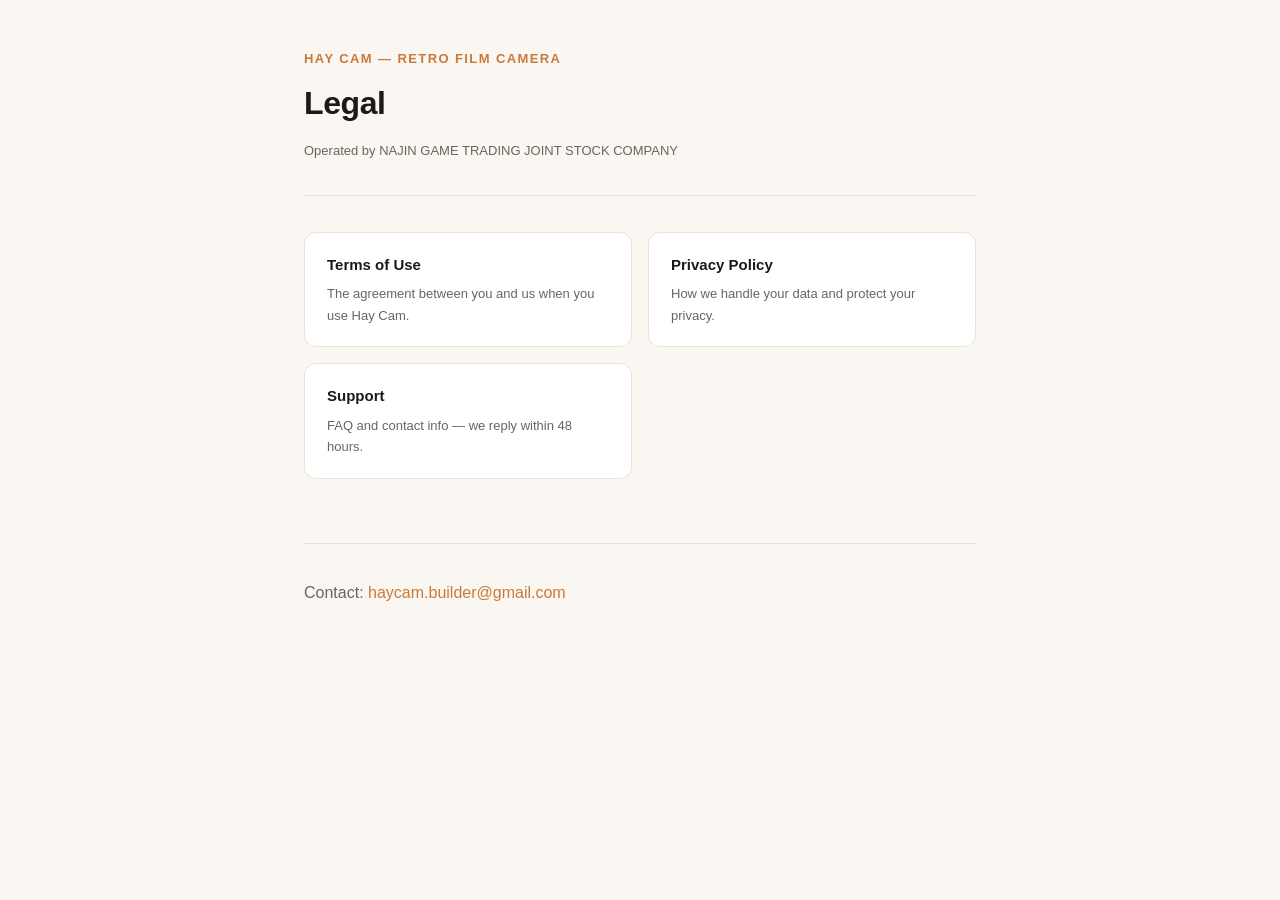
<file: index.html>
<!DOCTYPE html>
<html lang="en">
<head>
<meta charset="UTF-8" />
<meta name="viewport" content="width=device-width, initial-scale=1" />
<title>Hay Cam — Legal</title>
<link rel="stylesheet" href="style.css" />
</head>
<body>
<main class="wrap">
    <header>
        <p class="brand">Hay Cam — Retro Film Camera</p>
        <h1>Legal</h1>
        <p class="meta">Operated by NAJIN GAME TRADING JOINT STOCK COMPANY</p>
    </header>

    <section class="cards">
        <a class="card" href="tos.html">
            <p class="title">Terms of Use</p>
            <p class="desc">The agreement between you and us when you use Hay Cam.</p>
        </a>
        <a class="card" href="privacy.html">
            <p class="title">Privacy Policy</p>
            <p class="desc">How we handle your data and protect your privacy.</p>
        </a>
        <a class="card" href="support.html">
            <p class="title">Support</p>
            <p class="desc">FAQ and contact info — we reply within 48 hours.</p>
        </a>
    </section>

    <footer>
        <p>Contact: <a href="mailto:haycam.builder@gmail.com">haycam.builder@gmail.com</a></p>
    </footer>
</main>
</body>
</html>
</file>
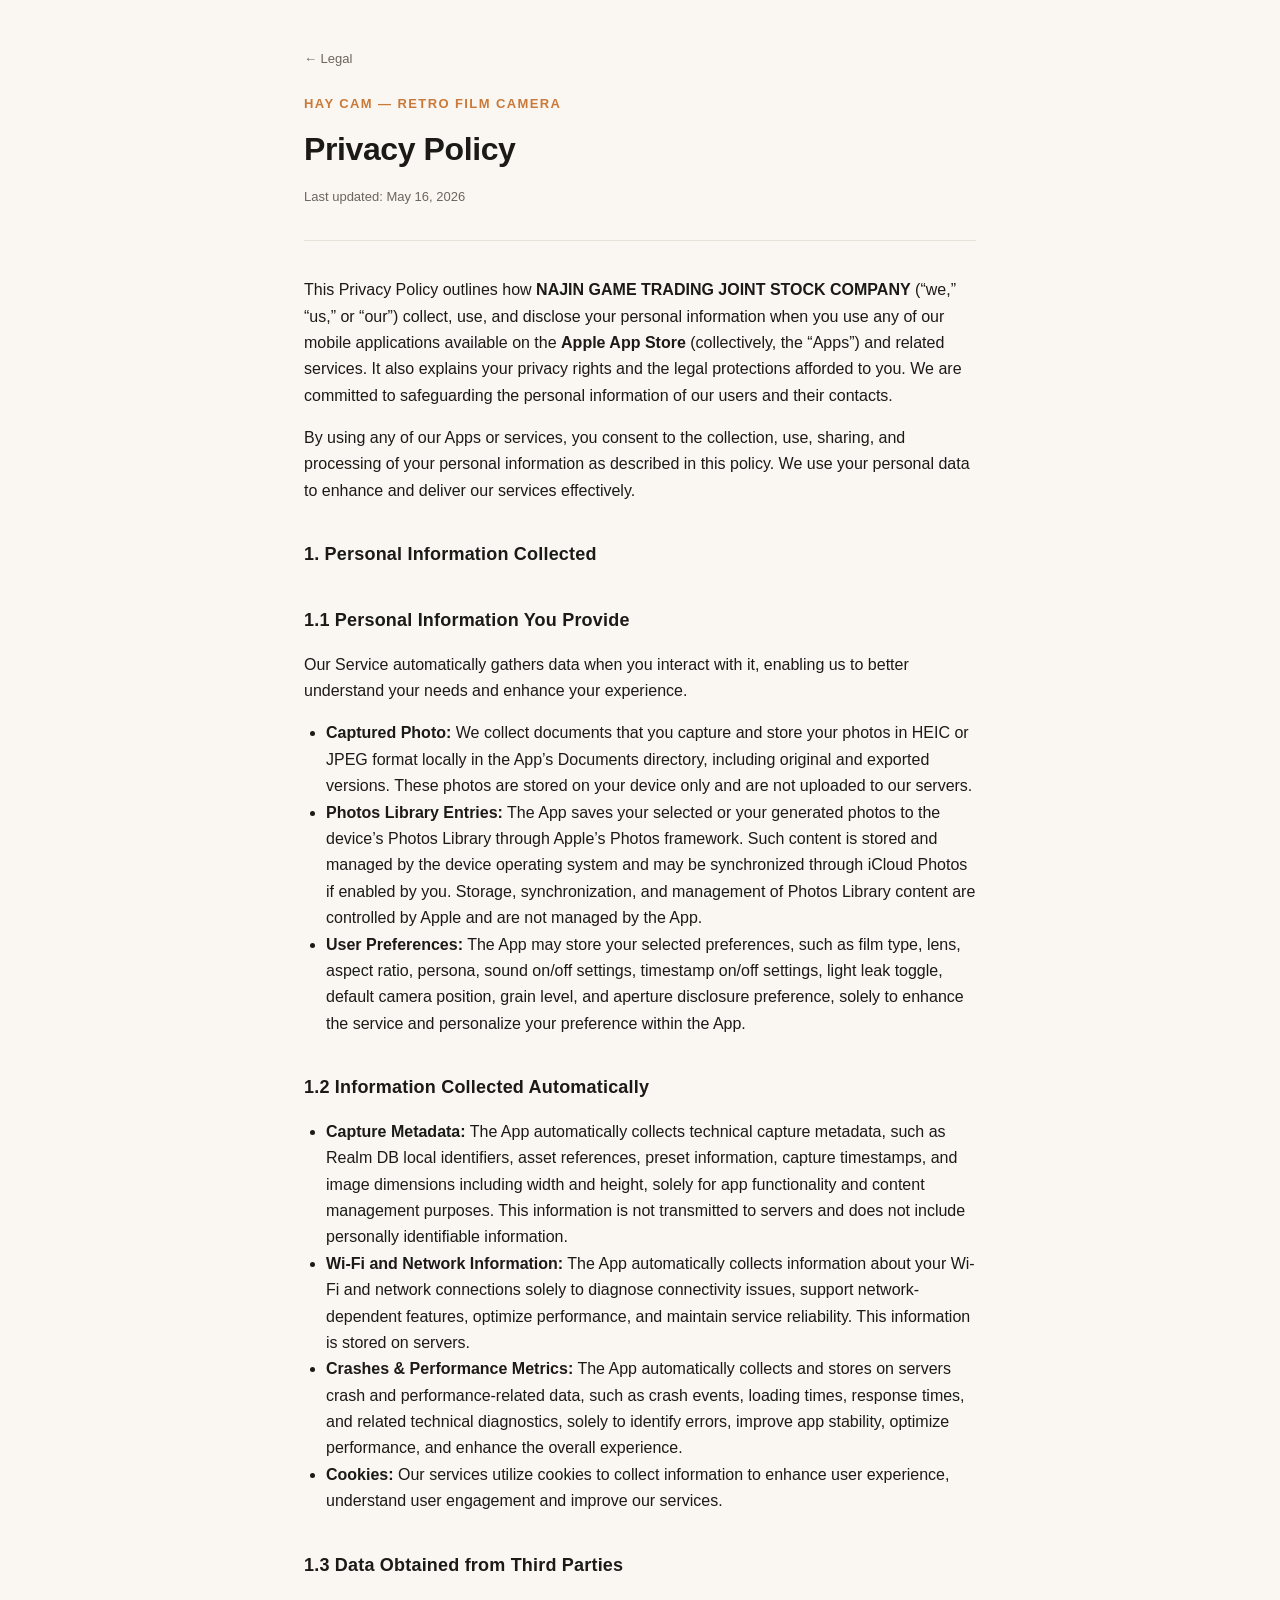
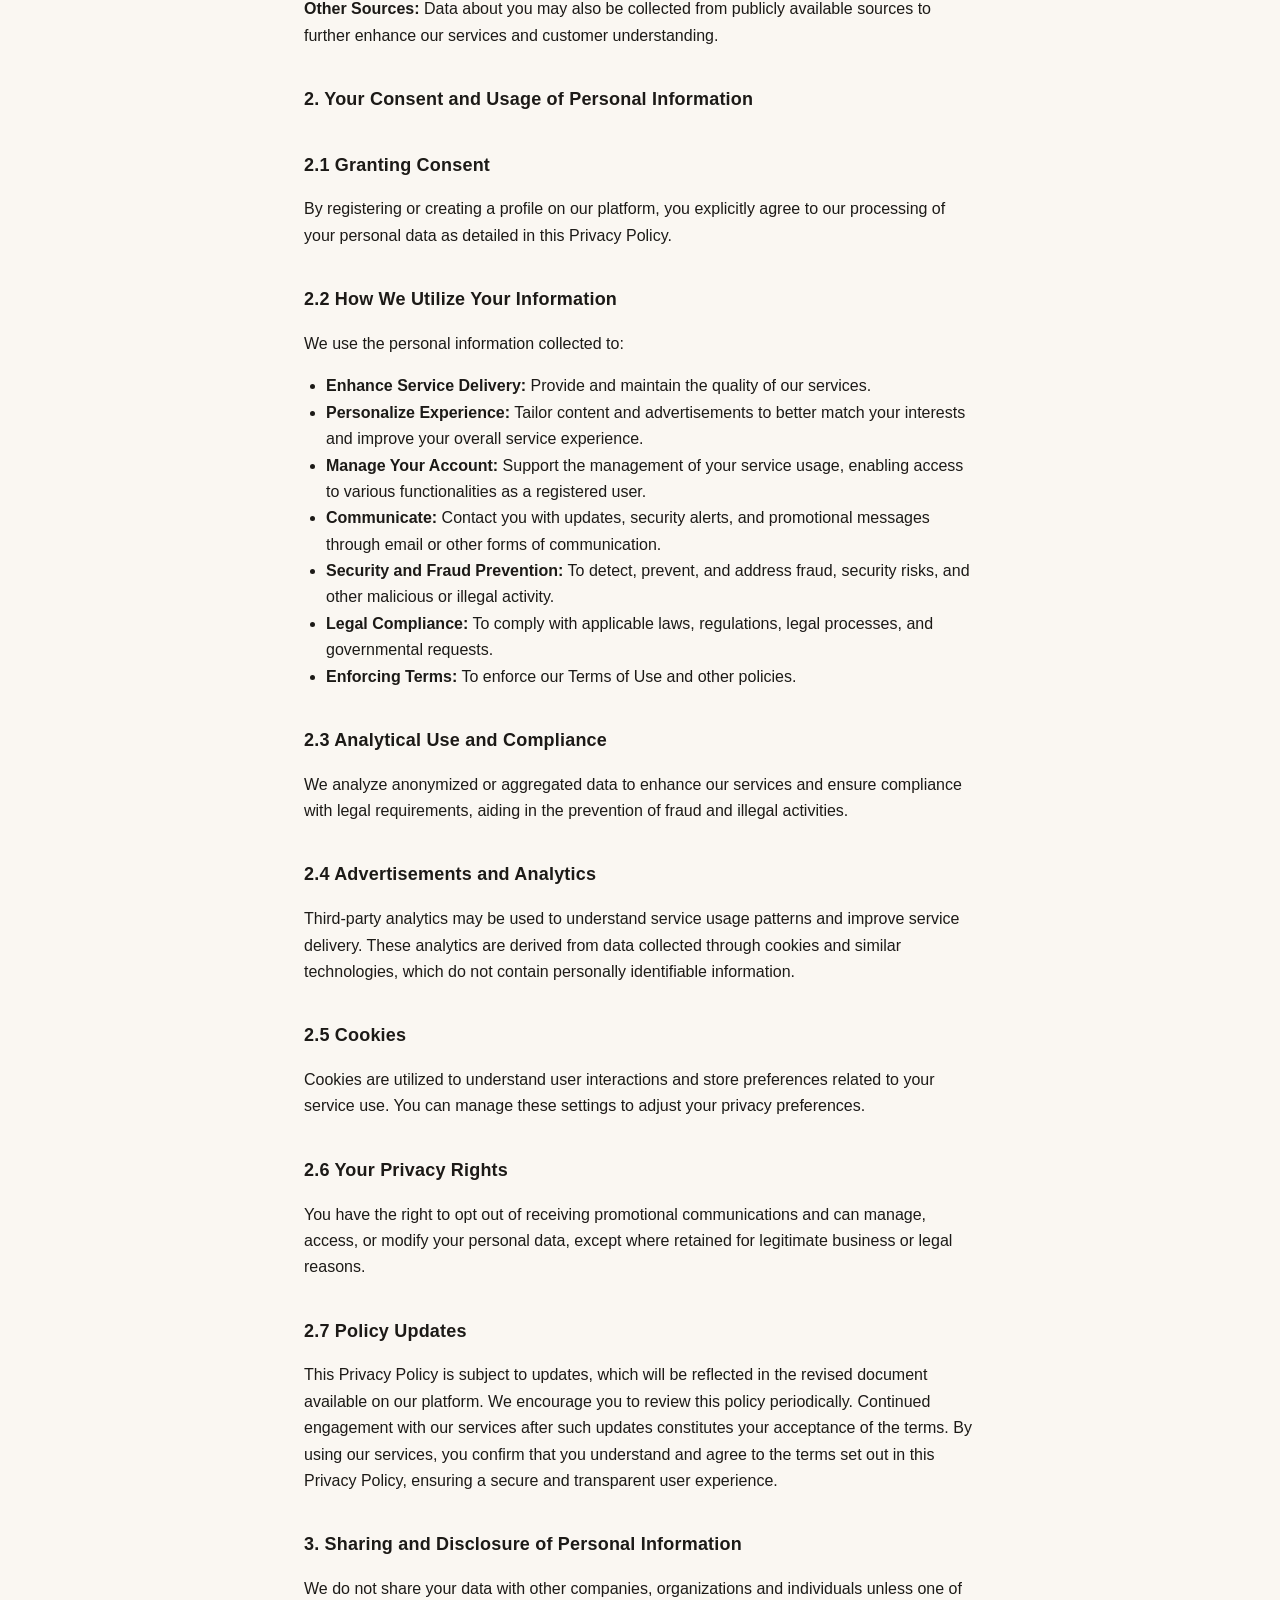
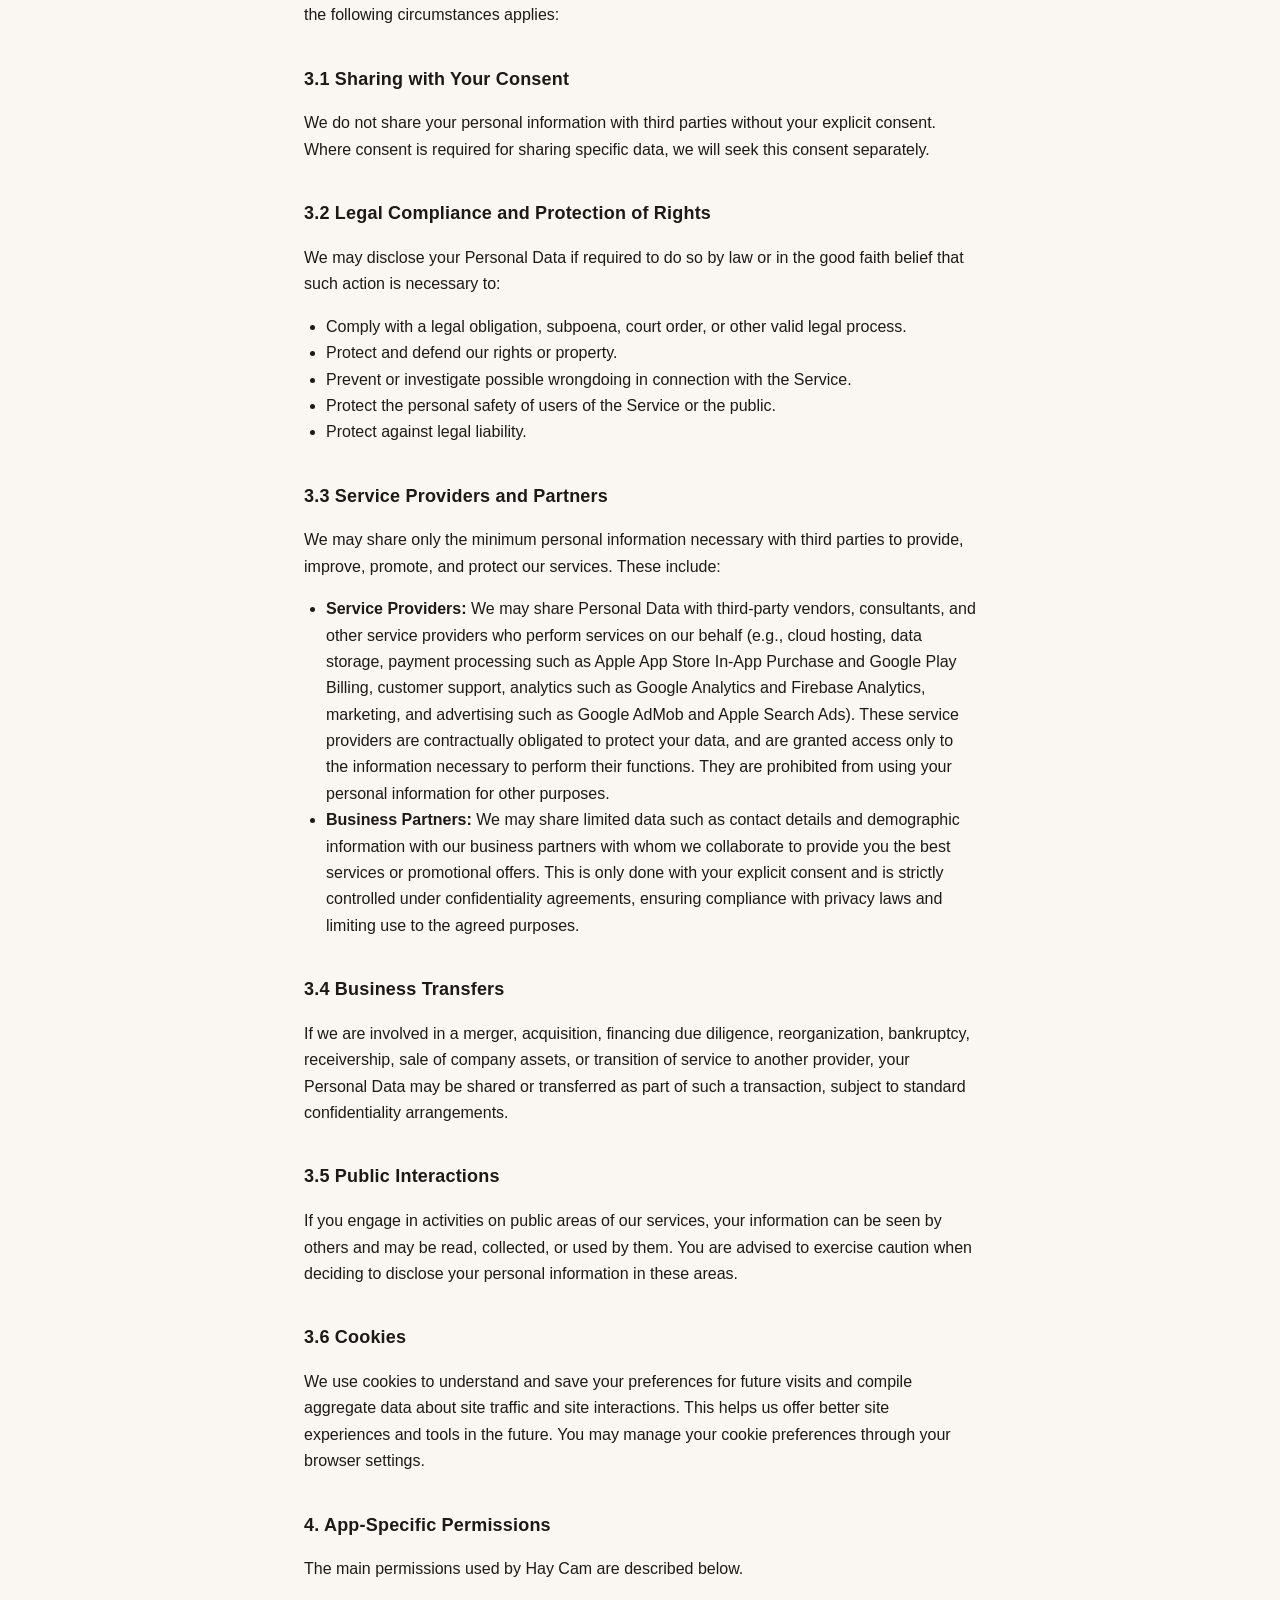
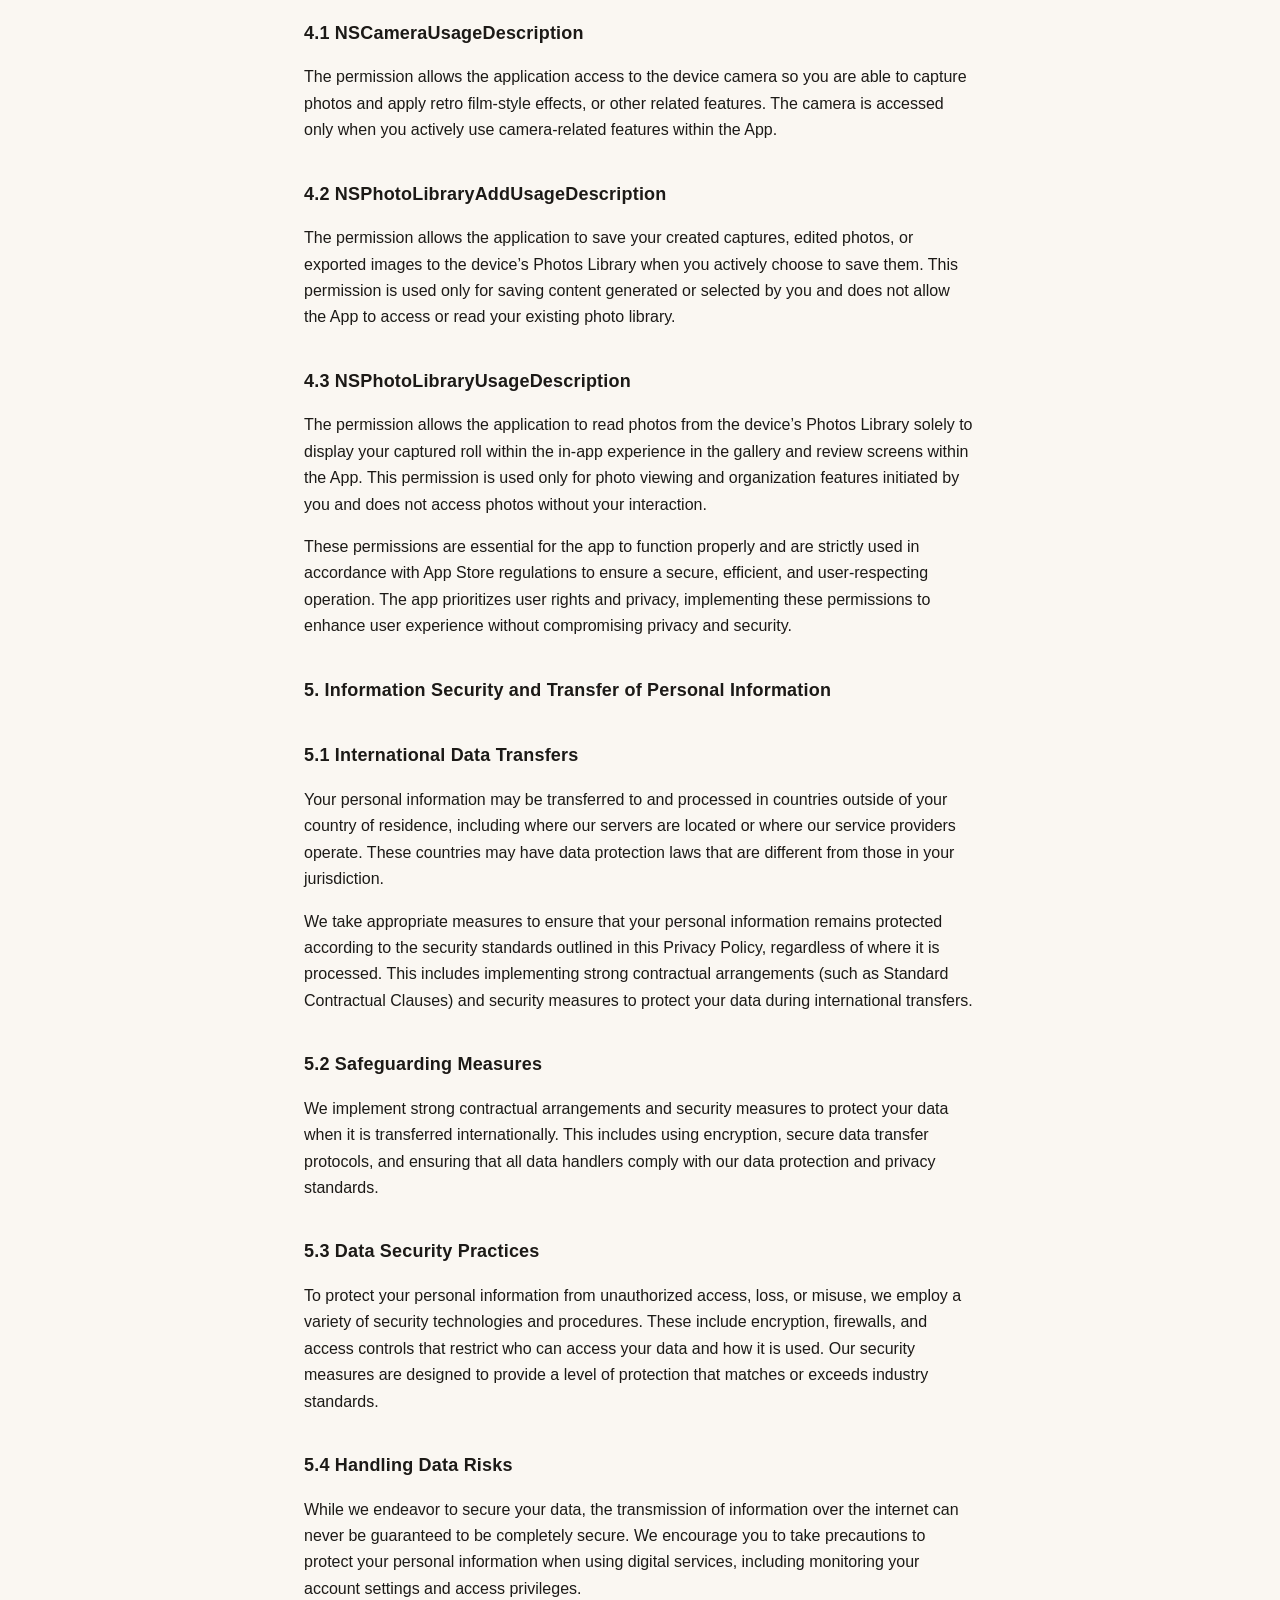
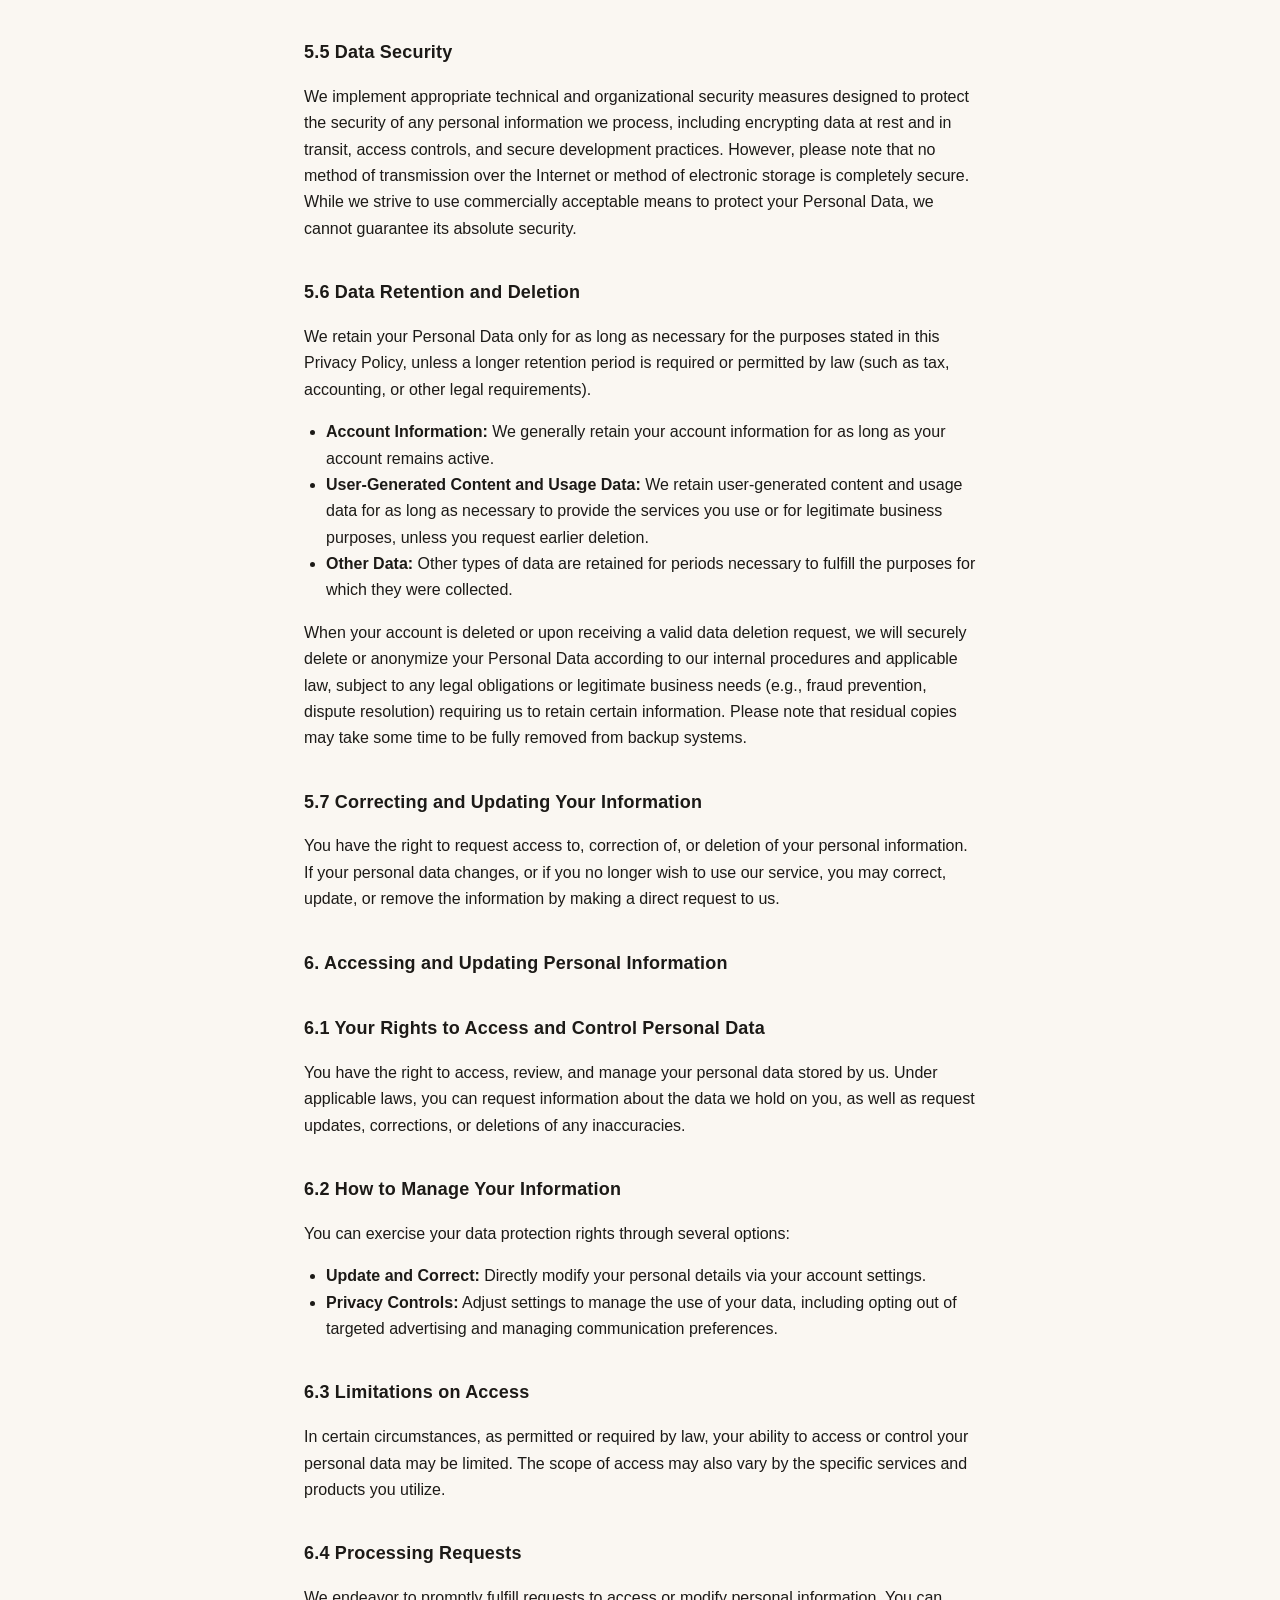
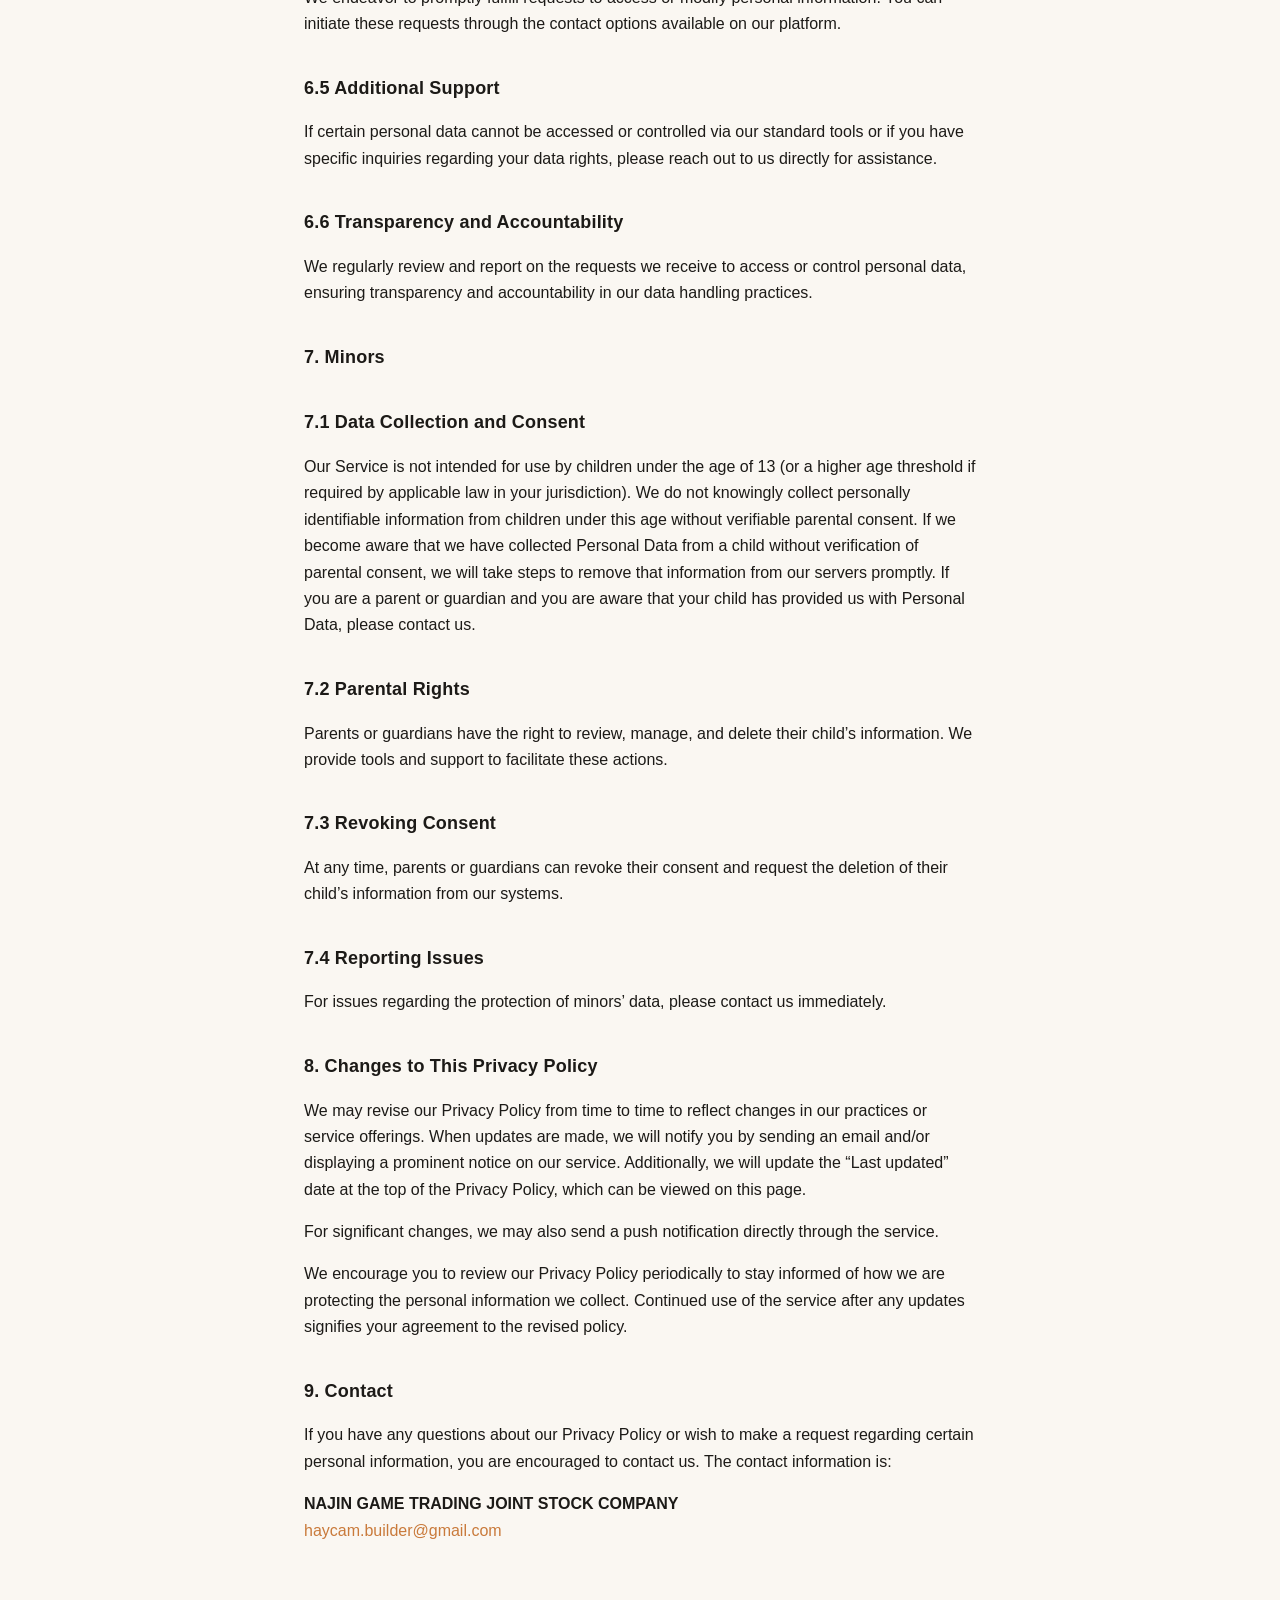
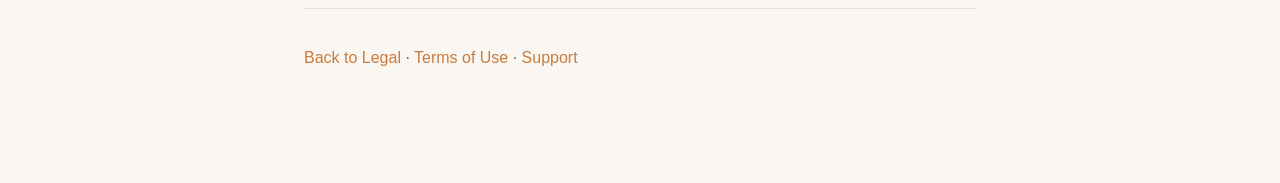
<file: privacy.html>
<!DOCTYPE html>
<html lang="en">
<head>
<meta charset="UTF-8" />
<meta name="viewport" content="width=device-width, initial-scale=1" />
<title>Privacy Policy — Hay Cam</title>
<link rel="stylesheet" href="style.css" />
</head>
<body>
<main class="wrap">
    <nav class="top"><a href="index.html">&larr; Legal</a></nav>
    <header>
        <p class="brand">Hay Cam — Retro Film Camera</p>
        <h1>Privacy Policy</h1>
        <p class="meta">Last updated: May 16, 2026</p>
    </header>

    <p>This Privacy Policy outlines how <strong>NAJIN GAME TRADING JOINT STOCK COMPANY</strong> (&ldquo;we,&rdquo; &ldquo;us,&rdquo; or &ldquo;our&rdquo;) collect, use, and disclose your personal information when you use any of our mobile applications available on the <strong>Apple App Store</strong> (collectively, the &ldquo;Apps&rdquo;) and related services. It also explains your privacy rights and the legal protections afforded to you. We are committed to safeguarding the personal information of our users and their contacts.</p>
    <p>By using any of our Apps or services, you consent to the collection, use, sharing, and processing of your personal information as described in this policy. We use your personal data to enhance and deliver our services effectively.</p>

    <h2>1. Personal Information Collected</h2>

    <h2>1.1 Personal Information You Provide</h2>
    <p>Our Service automatically gathers data when you interact with it, enabling us to better understand your needs and enhance your experience.</p>
    <ul>
        <li><strong>Captured Photo:</strong> We collect documents that you capture and store your photos in HEIC or JPEG format locally in the App&rsquo;s Documents directory, including original and exported versions. These photos are stored on your device only and are not uploaded to our servers.</li>
        <li><strong>Photos Library Entries:</strong> The App saves your selected or your generated photos to the device&rsquo;s Photos Library through Apple&rsquo;s Photos framework. Such content is stored and managed by the device operating system and may be synchronized through iCloud Photos if enabled by you. Storage, synchronization, and management of Photos Library content are controlled by Apple and are not managed by the App.</li>
        <li><strong>User Preferences:</strong> The App may store your selected preferences, such as film type, lens, aspect ratio, persona, sound on/off settings, timestamp on/off settings, light leak toggle, default camera position, grain level, and aperture disclosure preference, solely to enhance the service and personalize your preference within the App.</li>
    </ul>

    <h2>1.2 Information Collected Automatically</h2>
    <ul>
        <li><strong>Capture Metadata:</strong> The App automatically collects technical capture metadata, such as Realm DB local identifiers, asset references, preset information, capture timestamps, and image dimensions including width and height, solely for app functionality and content management purposes. This information is not transmitted to servers and does not include personally identifiable information.</li>
        <li><strong>Wi-Fi and Network Information:</strong> The App automatically collects information about your Wi-Fi and network connections solely to diagnose connectivity issues, support network-dependent features, optimize performance, and maintain service reliability. This information is stored on servers.</li>
        <li><strong>Crashes &amp; Performance Metrics:</strong> The App automatically collects and stores on servers crash and performance-related data, such as crash events, loading times, response times, and related technical diagnostics, solely to identify errors, improve app stability, optimize performance, and enhance the overall experience.</li>
        <li><strong>Cookies:</strong> Our services utilize cookies to collect information to enhance user experience, understand user engagement and improve our services.</li>
    </ul>

    <h2>1.3 Data Obtained from Third Parties</h2>
    <p><strong>Other Sources:</strong> Data about you may also be collected from publicly available sources to further enhance our services and customer understanding.</p>

    <h2>2. Your Consent and Usage of Personal Information</h2>

    <h2>2.1 Granting Consent</h2>
    <p>By registering or creating a profile on our platform, you explicitly agree to our processing of your personal data as detailed in this Privacy Policy.</p>

    <h2>2.2 How We Utilize Your Information</h2>
    <p>We use the personal information collected to:</p>
    <ul>
        <li><strong>Enhance Service Delivery:</strong> Provide and maintain the quality of our services.</li>
        <li><strong>Personalize Experience:</strong> Tailor content and advertisements to better match your interests and improve your overall service experience.</li>
        <li><strong>Manage Your Account:</strong> Support the management of your service usage, enabling access to various functionalities as a registered user.</li>
        <li><strong>Communicate:</strong> Contact you with updates, security alerts, and promotional messages through email or other forms of communication.</li>
        <li><strong>Security and Fraud Prevention:</strong> To detect, prevent, and address fraud, security risks, and other malicious or illegal activity.</li>
        <li><strong>Legal Compliance:</strong> To comply with applicable laws, regulations, legal processes, and governmental requests.</li>
        <li><strong>Enforcing Terms:</strong> To enforce our Terms of Use and other policies.</li>
    </ul>

    <h2>2.3 Analytical Use and Compliance</h2>
    <p>We analyze anonymized or aggregated data to enhance our services and ensure compliance with legal requirements, aiding in the prevention of fraud and illegal activities.</p>

    <h2>2.4 Advertisements and Analytics</h2>
    <p>Third-party analytics may be used to understand service usage patterns and improve service delivery. These analytics are derived from data collected through cookies and similar technologies, which do not contain personally identifiable information.</p>

    <h2>2.5 Cookies</h2>
    <p>Cookies are utilized to understand user interactions and store preferences related to your service use. You can manage these settings to adjust your privacy preferences.</p>

    <h2>2.6 Your Privacy Rights</h2>
    <p>You have the right to opt out of receiving promotional communications and can manage, access, or modify your personal data, except where retained for legitimate business or legal reasons.</p>

    <h2>2.7 Policy Updates</h2>
    <p>This Privacy Policy is subject to updates, which will be reflected in the revised document available on our platform. We encourage you to review this policy periodically. Continued engagement with our services after such updates constitutes your acceptance of the terms. By using our services, you confirm that you understand and agree to the terms set out in this Privacy Policy, ensuring a secure and transparent user experience.</p>

    <h2>3. Sharing and Disclosure of Personal Information</h2>
    <p>We do not share your data with other companies, organizations and individuals unless one of the following circumstances applies:</p>

    <h2>3.1 Sharing with Your Consent</h2>
    <p>We do not share your personal information with third parties without your explicit consent. Where consent is required for sharing specific data, we will seek this consent separately.</p>

    <h2>3.2 Legal Compliance and Protection of Rights</h2>
    <p>We may disclose your Personal Data if required to do so by law or in the good faith belief that such action is necessary to:</p>
    <ul>
        <li>Comply with a legal obligation, subpoena, court order, or other valid legal process.</li>
        <li>Protect and defend our rights or property.</li>
        <li>Prevent or investigate possible wrongdoing in connection with the Service.</li>
        <li>Protect the personal safety of users of the Service or the public.</li>
        <li>Protect against legal liability.</li>
    </ul>

    <h2>3.3 Service Providers and Partners</h2>
    <p>We may share only the minimum personal information necessary with third parties to provide, improve, promote, and protect our services. These include:</p>
    <ul>
        <li><strong>Service Providers:</strong> We may share Personal Data with third-party vendors, consultants, and other service providers who perform services on our behalf (e.g., cloud hosting, data storage, payment processing such as Apple App Store In-App Purchase and Google Play Billing, customer support, analytics such as Google Analytics and Firebase Analytics, marketing, and advertising such as Google AdMob and Apple Search Ads). These service providers are contractually obligated to protect your data, and are granted access only to the information necessary to perform their functions. They are prohibited from using your personal information for other purposes.</li>
        <li><strong>Business Partners:</strong> We may share limited data such as contact details and demographic information with our business partners with whom we collaborate to provide you the best services or promotional offers. This is only done with your explicit consent and is strictly controlled under confidentiality agreements, ensuring compliance with privacy laws and limiting use to the agreed purposes.</li>
    </ul>

    <h2>3.4 Business Transfers</h2>
    <p>If we are involved in a merger, acquisition, financing due diligence, reorganization, bankruptcy, receivership, sale of company assets, or transition of service to another provider, your Personal Data may be shared or transferred as part of such a transaction, subject to standard confidentiality arrangements.</p>

    <h2>3.5 Public Interactions</h2>
    <p>If you engage in activities on public areas of our services, your information can be seen by others and may be read, collected, or used by them. You are advised to exercise caution when deciding to disclose your personal information in these areas.</p>

    <h2>3.6 Cookies</h2>
    <p>We use cookies to understand and save your preferences for future visits and compile aggregate data about site traffic and site interactions. This helps us offer better site experiences and tools in the future. You may manage your cookie preferences through your browser settings.</p>

    <h2>4. App-Specific Permissions</h2>
    <p>The main permissions used by Hay Cam are described below.</p>

    <h2>4.1 NSCameraUsageDescription</h2>
    <p>The permission allows the application access to the device camera so you are able to capture photos and apply retro film-style effects, or other related features. The camera is accessed only when you actively use camera-related features within the App.</p>

    <h2>4.2 NSPhotoLibraryAddUsageDescription</h2>
    <p>The permission allows the application to save your created captures, edited photos, or exported images to the device&rsquo;s Photos Library when you actively choose to save them. This permission is used only for saving content generated or selected by you and does not allow the App to access or read your existing photo library.</p>

    <h2>4.3 NSPhotoLibraryUsageDescription</h2>
    <p>The permission allows the application to read photos from the device&rsquo;s Photos Library solely to display your captured roll within the in-app experience in the gallery and review screens within the App. This permission is used only for photo viewing and organization features initiated by you and does not access photos without your interaction.</p>

    <p>These permissions are essential for the app to function properly and are strictly used in accordance with App Store regulations to ensure a secure, efficient, and user-respecting operation. The app prioritizes user rights and privacy, implementing these permissions to enhance user experience without compromising privacy and security.</p>

    <h2>5. Information Security and Transfer of Personal Information</h2>

    <h2>5.1 International Data Transfers</h2>
    <p>Your personal information may be transferred to and processed in countries outside of your country of residence, including where our servers are located or where our service providers operate. These countries may have data protection laws that are different from those in your jurisdiction.</p>
    <p>We take appropriate measures to ensure that your personal information remains protected according to the security standards outlined in this Privacy Policy, regardless of where it is processed. This includes implementing strong contractual arrangements (such as Standard Contractual Clauses) and security measures to protect your data during international transfers.</p>

    <h2>5.2 Safeguarding Measures</h2>
    <p>We implement strong contractual arrangements and security measures to protect your data when it is transferred internationally. This includes using encryption, secure data transfer protocols, and ensuring that all data handlers comply with our data protection and privacy standards.</p>

    <h2>5.3 Data Security Practices</h2>
    <p>To protect your personal information from unauthorized access, loss, or misuse, we employ a variety of security technologies and procedures. These include encryption, firewalls, and access controls that restrict who can access your data and how it is used. Our security measures are designed to provide a level of protection that matches or exceeds industry standards.</p>

    <h2>5.4 Handling Data Risks</h2>
    <p>While we endeavor to secure your data, the transmission of information over the internet can never be guaranteed to be completely secure. We encourage you to take precautions to protect your personal information when using digital services, including monitoring your account settings and access privileges.</p>

    <h2>5.5 Data Security</h2>
    <p>We implement appropriate technical and organizational security measures designed to protect the security of any personal information we process, including encrypting data at rest and in transit, access controls, and secure development practices. However, please note that no method of transmission over the Internet or method of electronic storage is completely secure. While we strive to use commercially acceptable means to protect your Personal Data, we cannot guarantee its absolute security.</p>

    <h2>5.6 Data Retention and Deletion</h2>
    <p>We retain your Personal Data only for as long as necessary for the purposes stated in this Privacy Policy, unless a longer retention period is required or permitted by law (such as tax, accounting, or other legal requirements).</p>
    <ul>
        <li><strong>Account Information:</strong> We generally retain your account information for as long as your account remains active.</li>
        <li><strong>User-Generated Content and Usage Data:</strong> We retain user-generated content and usage data for as long as necessary to provide the services you use or for legitimate business purposes, unless you request earlier deletion.</li>
        <li><strong>Other Data:</strong> Other types of data are retained for periods necessary to fulfill the purposes for which they were collected.</li>
    </ul>
    <p>When your account is deleted or upon receiving a valid data deletion request, we will securely delete or anonymize your Personal Data according to our internal procedures and applicable law, subject to any legal obligations or legitimate business needs (e.g., fraud prevention, dispute resolution) requiring us to retain certain information. Please note that residual copies may take some time to be fully removed from backup systems.</p>

    <h2>5.7 Correcting and Updating Your Information</h2>
    <p>You have the right to request access to, correction of, or deletion of your personal information. If your personal data changes, or if you no longer wish to use our service, you may correct, update, or remove the information by making a direct request to us.</p>

    <h2>6. Accessing and Updating Personal Information</h2>

    <h2>6.1 Your Rights to Access and Control Personal Data</h2>
    <p>You have the right to access, review, and manage your personal data stored by us. Under applicable laws, you can request information about the data we hold on you, as well as request updates, corrections, or deletions of any inaccuracies.</p>

    <h2>6.2 How to Manage Your Information</h2>
    <p>You can exercise your data protection rights through several options:</p>
    <ul>
        <li><strong>Update and Correct:</strong> Directly modify your personal details via your account settings.</li>
        <li><strong>Privacy Controls:</strong> Adjust settings to manage the use of your data, including opting out of targeted advertising and managing communication preferences.</li>
    </ul>

    <h2>6.3 Limitations on Access</h2>
    <p>In certain circumstances, as permitted or required by law, your ability to access or control your personal data may be limited. The scope of access may also vary by the specific services and products you utilize.</p>

    <h2>6.4 Processing Requests</h2>
    <p>We endeavor to promptly fulfill requests to access or modify personal information. You can initiate these requests through the contact options available on our platform.</p>

    <h2>6.5 Additional Support</h2>
    <p>If certain personal data cannot be accessed or controlled via our standard tools or if you have specific inquiries regarding your data rights, please reach out to us directly for assistance.</p>

    <h2>6.6 Transparency and Accountability</h2>
    <p>We regularly review and report on the requests we receive to access or control personal data, ensuring transparency and accountability in our data handling practices.</p>

    <h2>7. Minors</h2>

    <h2>7.1 Data Collection and Consent</h2>
    <p>Our Service is not intended for use by children under the age of 13 (or a higher age threshold if required by applicable law in your jurisdiction). We do not knowingly collect personally identifiable information from children under this age without verifiable parental consent. If we become aware that we have collected Personal Data from a child without verification of parental consent, we will take steps to remove that information from our servers promptly. If you are a parent or guardian and you are aware that your child has provided us with Personal Data, please contact us.</p>

    <h2>7.2 Parental Rights</h2>
    <p>Parents or guardians have the right to review, manage, and delete their child&rsquo;s information. We provide tools and support to facilitate these actions.</p>

    <h2>7.3 Revoking Consent</h2>
    <p>At any time, parents or guardians can revoke their consent and request the deletion of their child&rsquo;s information from our systems.</p>

    <h2>7.4 Reporting Issues</h2>
    <p>For issues regarding the protection of minors&rsquo; data, please contact us immediately.</p>

    <h2>8. Changes to This Privacy Policy</h2>
    <p>We may revise our Privacy Policy from time to time to reflect changes in our practices or service offerings. When updates are made, we will notify you by sending an email and/or displaying a prominent notice on our service. Additionally, we will update the &ldquo;Last updated&rdquo; date at the top of the Privacy Policy, which can be viewed on this page.</p>
    <p>For significant changes, we may also send a push notification directly through the service.</p>
    <p>We encourage you to review our Privacy Policy periodically to stay informed of how we are protecting the personal information we collect. Continued use of the service after any updates signifies your agreement to the revised policy.</p>

    <h2>9. Contact</h2>
    <p>If you have any questions about our Privacy Policy or wish to make a request regarding certain personal information, you are encouraged to contact us. The contact information is:</p>
    <p><strong>NAJIN GAME TRADING JOINT STOCK COMPANY</strong><br />
    <a href="mailto:haycam.builder@gmail.com">haycam.builder@gmail.com</a></p>

    <footer>
        <p><a href="index.html">Back to Legal</a> &middot; <a href="tos.html">Terms of Use</a> &middot; <a href="support.html">Support</a></p>
    </footer>
</main>
</body>
</html>
</file>
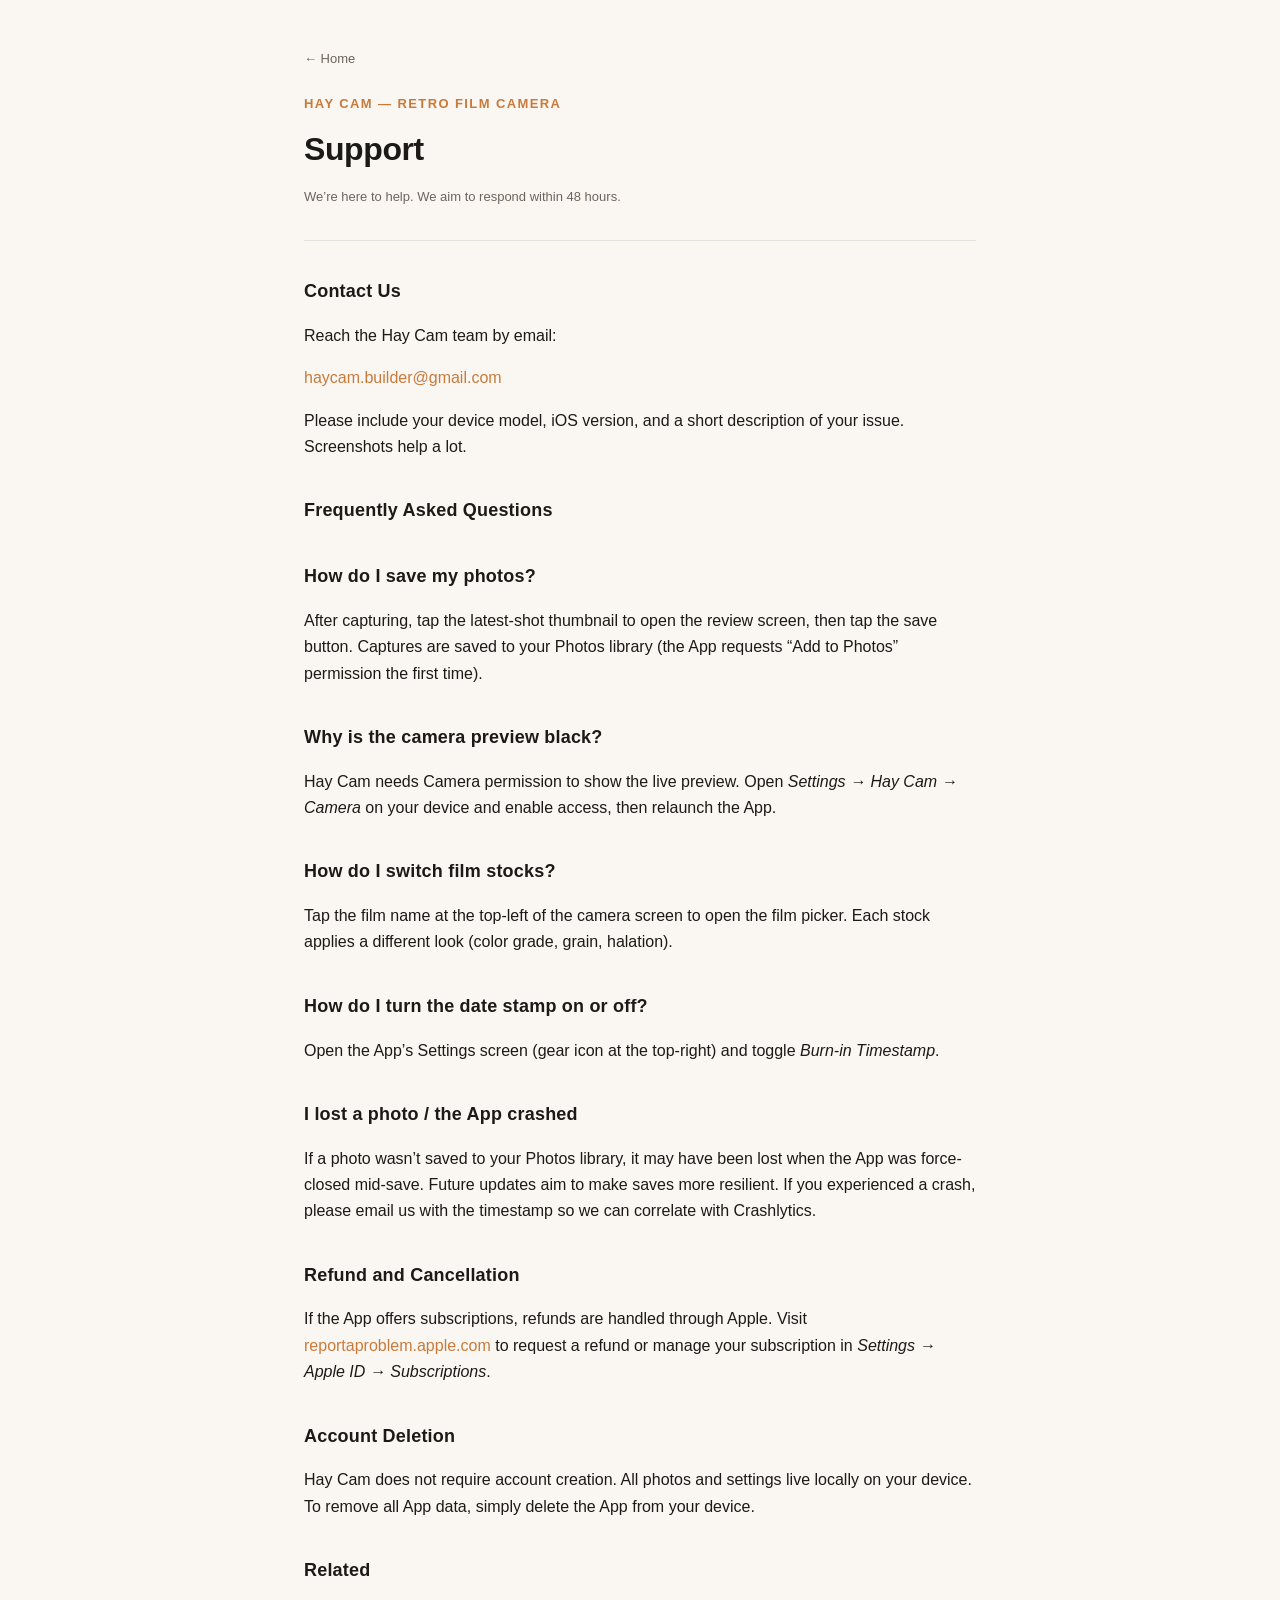
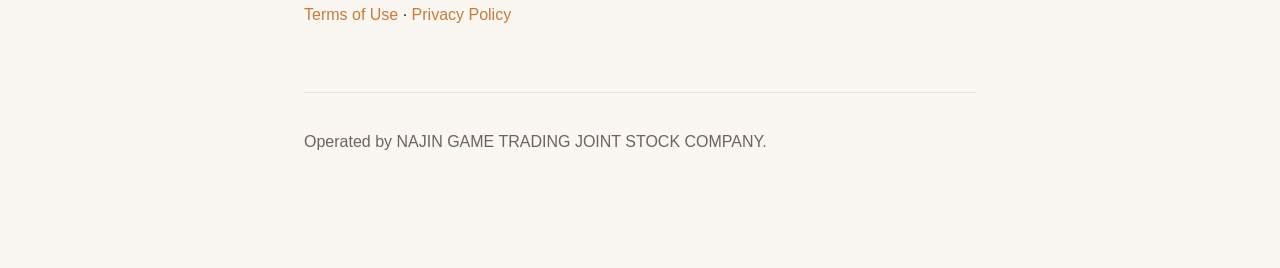
<file: support.html>
<!DOCTYPE html>
<html lang="en">
<head>
<meta charset="UTF-8" />
<meta name="viewport" content="width=device-width, initial-scale=1" />
<title>Support — Hay Cam</title>
<link rel="stylesheet" href="style.css" />
</head>
<body>
<main class="wrap">
    <nav class="top"><a href="index.html">&larr; Home</a></nav>
    <header>
        <p class="brand">Hay Cam — Retro Film Camera</p>
        <h1>Support</h1>
        <p class="meta">We&rsquo;re here to help. We aim to respond within 48 hours.</p>
    </header>

    <h2>Contact Us</h2>
    <p>Reach the Hay Cam team by email:</p>
    <p><a href="mailto:haycam.builder@gmail.com">haycam.builder@gmail.com</a></p>
    <p>Please include your device model, iOS version, and a short description of your issue. Screenshots help a lot.</p>

    <h2>Frequently Asked Questions</h2>

    <h2>How do I save my photos?</h2>
    <p>After capturing, tap the latest-shot thumbnail to open the review screen, then tap the save button. Captures are saved to your Photos library (the App requests &ldquo;Add to Photos&rdquo; permission the first time).</p>

    <h2>Why is the camera preview black?</h2>
    <p>Hay Cam needs Camera permission to show the live preview. Open <em>Settings &rarr; Hay Cam &rarr; Camera</em> on your device and enable access, then relaunch the App.</p>

    <h2>How do I switch film stocks?</h2>
    <p>Tap the film name at the top-left of the camera screen to open the film picker. Each stock applies a different look (color grade, grain, halation).</p>

    <h2>How do I turn the date stamp on or off?</h2>
    <p>Open the App&rsquo;s Settings screen (gear icon at the top-right) and toggle <em>Burn-in Timestamp</em>.</p>

    <h2>I lost a photo / the App crashed</h2>
    <p>If a photo wasn&rsquo;t saved to your Photos library, it may have been lost when the App was force-closed mid-save. Future updates aim to make saves more resilient. If you experienced a crash, please email us with the timestamp so we can correlate with Crashlytics.</p>

    <h2>Refund and Cancellation</h2>
    <p>If the App offers subscriptions, refunds are handled through Apple. Visit <a href="https://reportaproblem.apple.com/" target="_blank" rel="noopener">reportaproblem.apple.com</a> to request a refund or manage your subscription in <em>Settings &rarr; Apple ID &rarr; Subscriptions</em>.</p>

    <h2>Account Deletion</h2>
    <p>Hay Cam does not require account creation. All photos and settings live locally on your device. To remove all App data, simply delete the App from your device.</p>

    <h2>Related</h2>
    <p><a href="tos.html">Terms of Use</a> &middot; <a href="privacy.html">Privacy Policy</a></p>

    <footer>
        <p>Operated by NAJIN GAME TRADING JOINT STOCK COMPANY.</p>
    </footer>
</main>
</body>
</html>
</file>
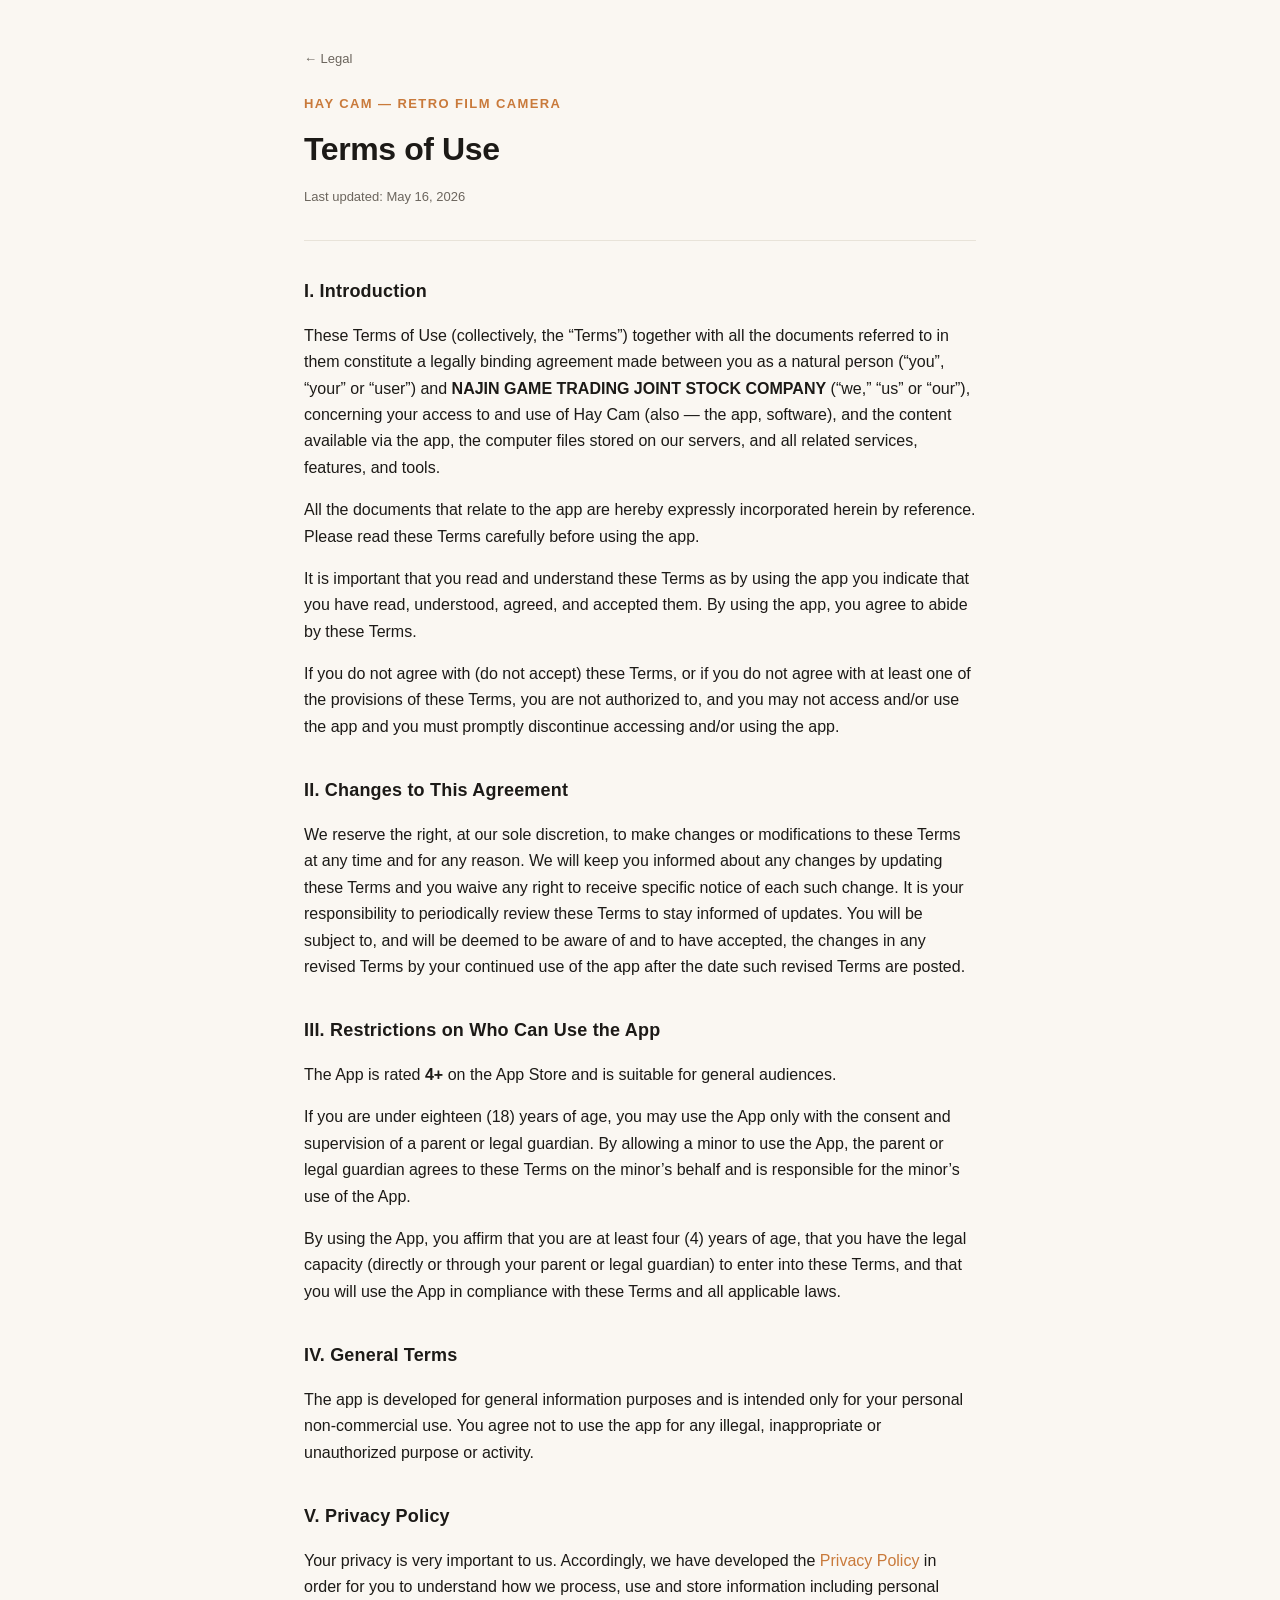
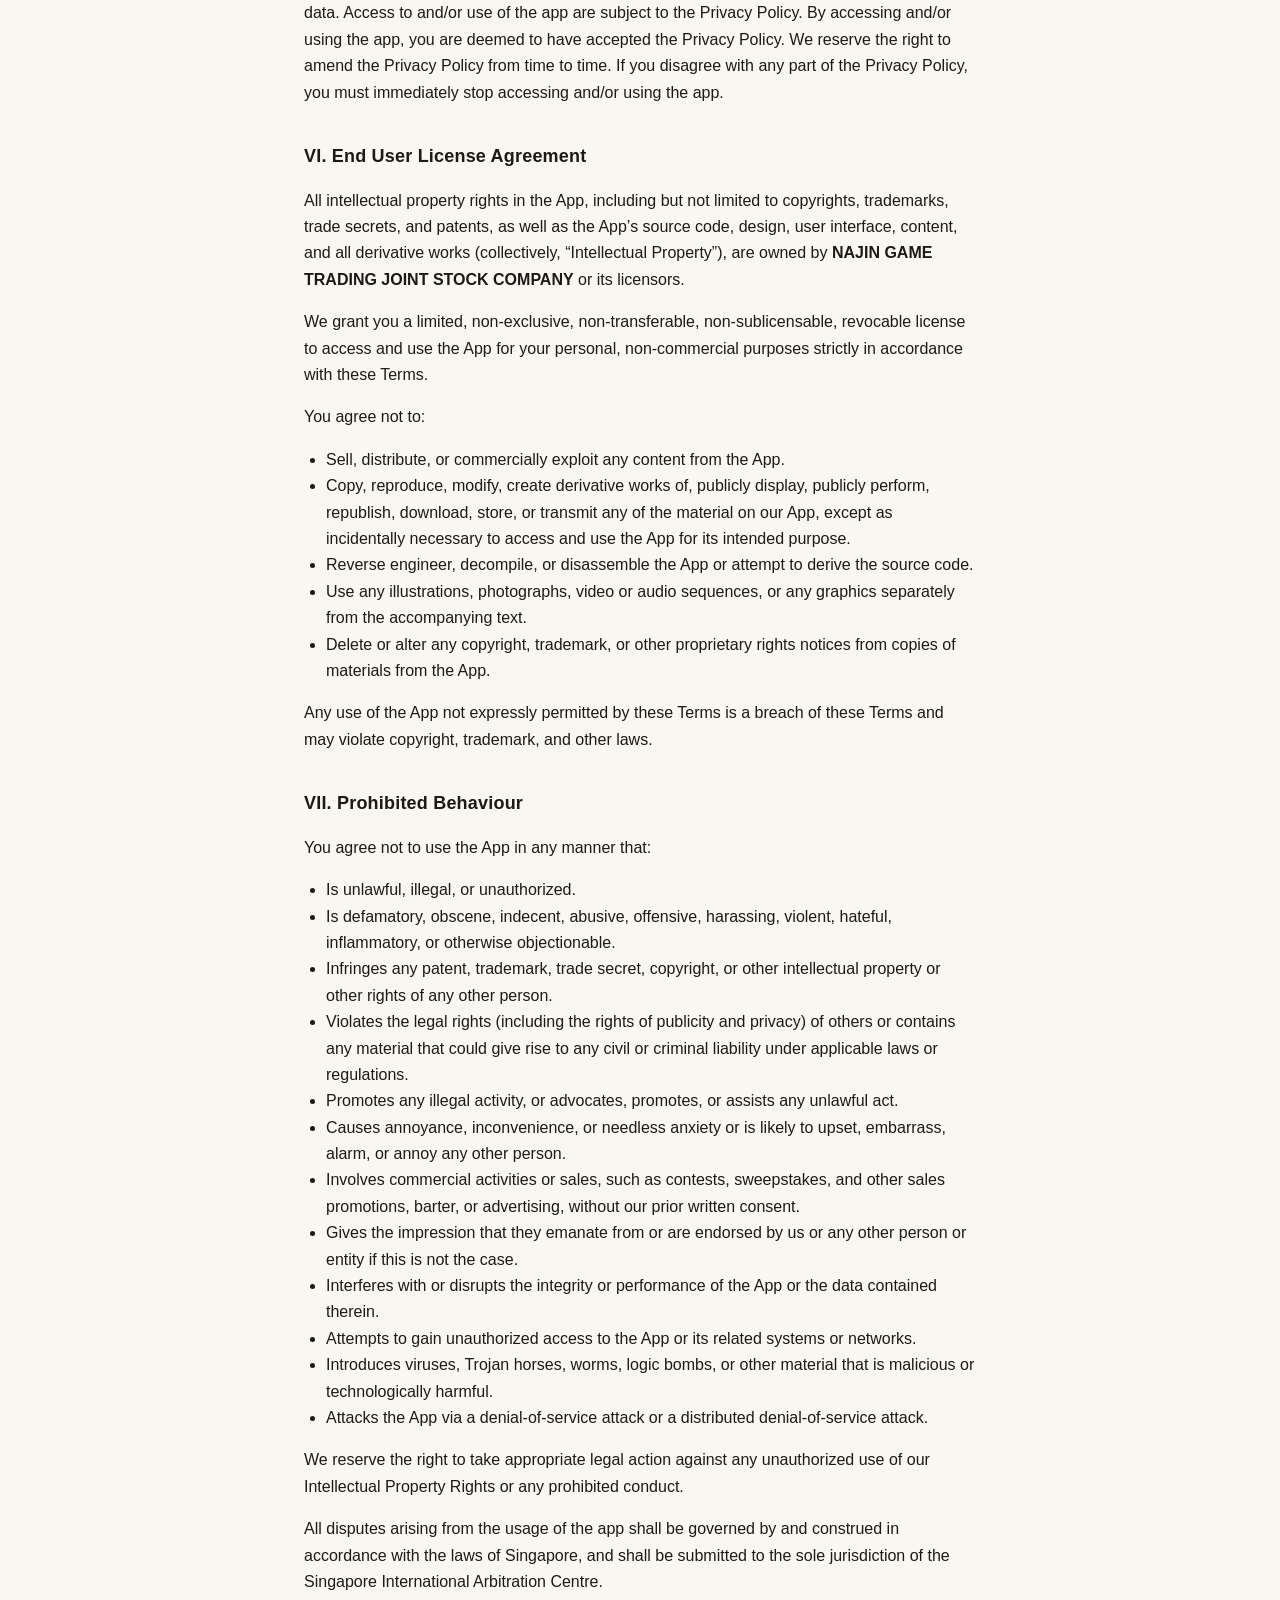
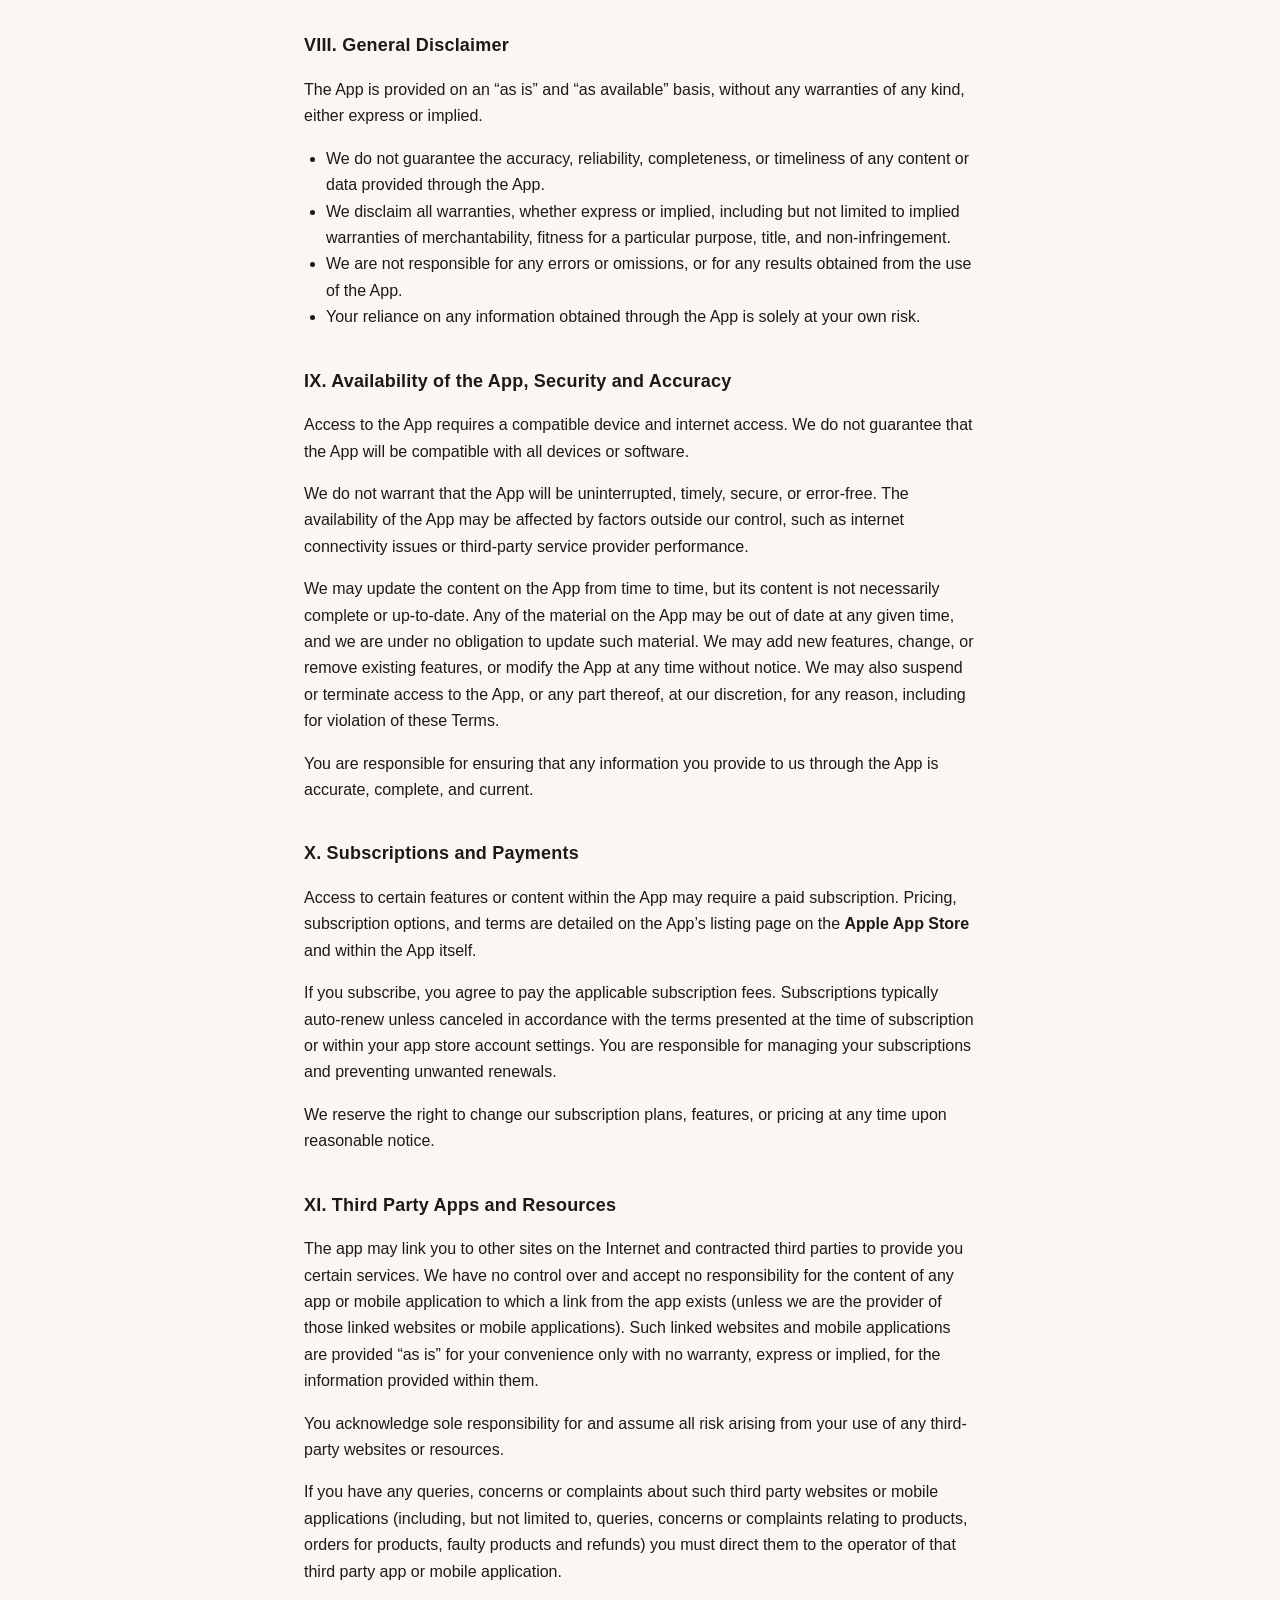
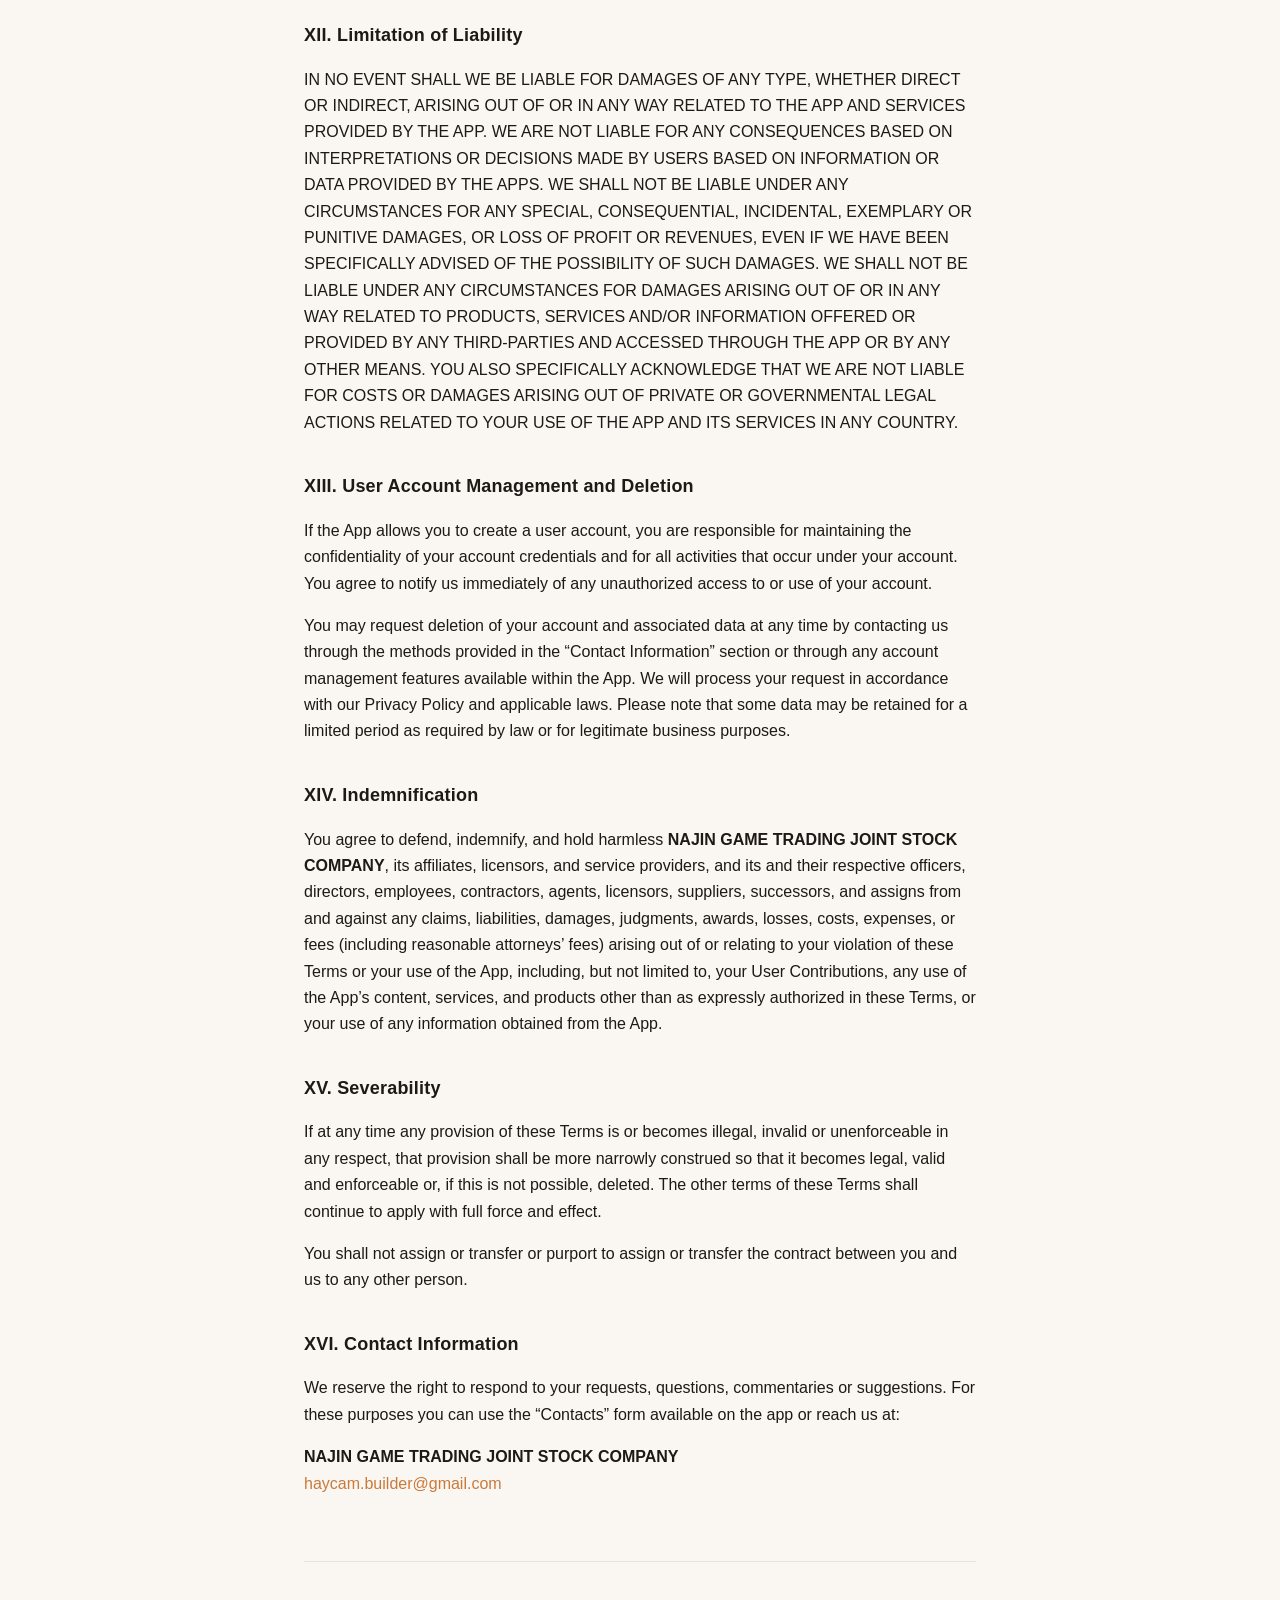
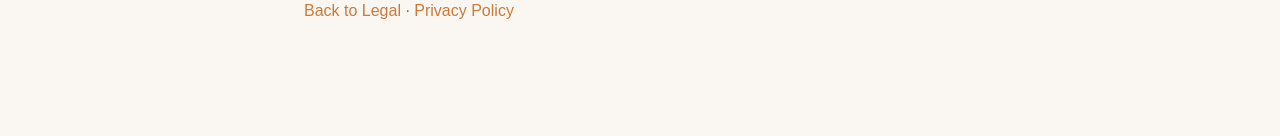
<file: tos.html>
<!DOCTYPE html>
<html lang="en">
<head>
<meta charset="UTF-8" />
<meta name="viewport" content="width=device-width, initial-scale=1" />
<title>Terms of Use — Hay Cam</title>
<link rel="stylesheet" href="style.css" />
</head>
<body>
<main class="wrap">
    <nav class="top"><a href="index.html">&larr; Legal</a></nav>
    <header>
        <p class="brand">Hay Cam — Retro Film Camera</p>
        <h1>Terms of Use</h1>
        <p class="meta">Last updated: May 16, 2026</p>
    </header>

    <h2>I. Introduction</h2>
    <p>These Terms of Use (collectively, the &ldquo;Terms&rdquo;) together with all the documents referred to in them constitute a legally binding agreement made between you as a natural person (&ldquo;you&rdquo;, &ldquo;your&rdquo; or &ldquo;user&rdquo;) and <strong>NAJIN GAME TRADING JOINT STOCK COMPANY</strong> (&ldquo;we,&rdquo; &ldquo;us&rdquo; or &ldquo;our&rdquo;), concerning your access to and use of Hay Cam (also &mdash; the app, software), and the content available via the app, the computer files stored on our servers, and all related services, features, and tools.</p>
    <p>All the documents that relate to the app are hereby expressly incorporated herein by reference. Please read these Terms carefully before using the app.</p>
    <p>It is important that you read and understand these Terms as by using the app you indicate that you have read, understood, agreed, and accepted them. By using the app, you agree to abide by these Terms.</p>
    <p>If you do not agree with (do not accept) these Terms, or if you do not agree with at least one of the provisions of these Terms, you are not authorized to, and you may not access and/or use the app and you must promptly discontinue accessing and/or using the app.</p>

    <h2>II. Changes to This Agreement</h2>
    <p>We reserve the right, at our sole discretion, to make changes or modifications to these Terms at any time and for any reason. We will keep you informed about any changes by updating these Terms and you waive any right to receive specific notice of each such change. It is your responsibility to periodically review these Terms to stay informed of updates. You will be subject to, and will be deemed to be aware of and to have accepted, the changes in any revised Terms by your continued use of the app after the date such revised Terms are posted.</p>

    <h2>III. Restrictions on Who Can Use the App</h2>
    <p>The App is rated <strong>4+</strong> on the App Store and is suitable for general audiences.</p>
    <p>If you are under eighteen (18) years of age, you may use the App only with the consent and supervision of a parent or legal guardian. By allowing a minor to use the App, the parent or legal guardian agrees to these Terms on the minor&rsquo;s behalf and is responsible for the minor&rsquo;s use of the App.</p>
    <p>By using the App, you affirm that you are at least four (4) years of age, that you have the legal capacity (directly or through your parent or legal guardian) to enter into these Terms, and that you will use the App in compliance with these Terms and all applicable laws.</p>

    <h2>IV. General Terms</h2>
    <p>The app is developed for general information purposes and is intended only for your personal non-commercial use. You agree not to use the app for any illegal, inappropriate or unauthorized purpose or activity.</p>

    <h2>V. Privacy Policy</h2>
    <p>Your privacy is very important to us. Accordingly, we have developed the <a href="privacy.html">Privacy Policy</a> in order for you to understand how we process, use and store information including personal data. Access to and/or use of the app are subject to the Privacy Policy. By accessing and/or using the app, you are deemed to have accepted the Privacy Policy. We reserve the right to amend the Privacy Policy from time to time. If you disagree with any part of the Privacy Policy, you must immediately stop accessing and/or using the app.</p>

    <h2>VI. End User License Agreement</h2>
    <p>All intellectual property rights in the App, including but not limited to copyrights, trademarks, trade secrets, and patents, as well as the App&rsquo;s source code, design, user interface, content, and all derivative works (collectively, &ldquo;Intellectual Property&rdquo;), are owned by <strong>NAJIN GAME TRADING JOINT STOCK COMPANY</strong> or its licensors.</p>
    <p>We grant you a limited, non-exclusive, non-transferable, non-sublicensable, revocable license to access and use the App for your personal, non-commercial purposes strictly in accordance with these Terms.</p>
    <p>You agree not to:</p>
    <ul>
        <li>Sell, distribute, or commercially exploit any content from the App.</li>
        <li>Copy, reproduce, modify, create derivative works of, publicly display, publicly perform, republish, download, store, or transmit any of the material on our App, except as incidentally necessary to access and use the App for its intended purpose.</li>
        <li>Reverse engineer, decompile, or disassemble the App or attempt to derive the source code.</li>
        <li>Use any illustrations, photographs, video or audio sequences, or any graphics separately from the accompanying text.</li>
        <li>Delete or alter any copyright, trademark, or other proprietary rights notices from copies of materials from the App.</li>
    </ul>
    <p>Any use of the App not expressly permitted by these Terms is a breach of these Terms and may violate copyright, trademark, and other laws.</p>

    <h2>VII. Prohibited Behaviour</h2>
    <p>You agree not to use the App in any manner that:</p>
    <ul>
        <li>Is unlawful, illegal, or unauthorized.</li>
        <li>Is defamatory, obscene, indecent, abusive, offensive, harassing, violent, hateful, inflammatory, or otherwise objectionable.</li>
        <li>Infringes any patent, trademark, trade secret, copyright, or other intellectual property or other rights of any other person.</li>
        <li>Violates the legal rights (including the rights of publicity and privacy) of others or contains any material that could give rise to any civil or criminal liability under applicable laws or regulations.</li>
        <li>Promotes any illegal activity, or advocates, promotes, or assists any unlawful act.</li>
        <li>Causes annoyance, inconvenience, or needless anxiety or is likely to upset, embarrass, alarm, or annoy any other person.</li>
        <li>Involves commercial activities or sales, such as contests, sweepstakes, and other sales promotions, barter, or advertising, without our prior written consent.</li>
        <li>Gives the impression that they emanate from or are endorsed by us or any other person or entity if this is not the case.</li>
        <li>Interferes with or disrupts the integrity or performance of the App or the data contained therein.</li>
        <li>Attempts to gain unauthorized access to the App or its related systems or networks.</li>
        <li>Introduces viruses, Trojan horses, worms, logic bombs, or other material that is malicious or technologically harmful.</li>
        <li>Attacks the App via a denial-of-service attack or a distributed denial-of-service attack.</li>
    </ul>
    <p>We reserve the right to take appropriate legal action against any unauthorized use of our Intellectual Property Rights or any prohibited conduct.</p>
    <p>All disputes arising from the usage of the app shall be governed by and construed in accordance with the laws of Singapore, and shall be submitted to the sole jurisdiction of the Singapore International Arbitration Centre.</p>

    <h2>VIII. General Disclaimer</h2>
    <p>The App is provided on an &ldquo;as is&rdquo; and &ldquo;as available&rdquo; basis, without any warranties of any kind, either express or implied.</p>
    <ul>
        <li>We do not guarantee the accuracy, reliability, completeness, or timeliness of any content or data provided through the App.</li>
        <li>We disclaim all warranties, whether express or implied, including but not limited to implied warranties of merchantability, fitness for a particular purpose, title, and non-infringement.</li>
        <li>We are not responsible for any errors or omissions, or for any results obtained from the use of the App.</li>
        <li>Your reliance on any information obtained through the App is solely at your own risk.</li>
    </ul>

    <h2>IX. Availability of the App, Security and Accuracy</h2>
    <p>Access to the App requires a compatible device and internet access. We do not guarantee that the App will be compatible with all devices or software.</p>
    <p>We do not warrant that the App will be uninterrupted, timely, secure, or error-free. The availability of the App may be affected by factors outside our control, such as internet connectivity issues or third-party service provider performance.</p>
    <p>We may update the content on the App from time to time, but its content is not necessarily complete or up-to-date. Any of the material on the App may be out of date at any given time, and we are under no obligation to update such material. We may add new features, change, or remove existing features, or modify the App at any time without notice. We may also suspend or terminate access to the App, or any part thereof, at our discretion, for any reason, including for violation of these Terms.</p>
    <p>You are responsible for ensuring that any information you provide to us through the App is accurate, complete, and current.</p>

    <h2>X. Subscriptions and Payments</h2>
    <p>Access to certain features or content within the App may require a paid subscription. Pricing, subscription options, and terms are detailed on the App&rsquo;s listing page on the <strong>Apple App Store</strong> and within the App itself.</p>
    <p>If you subscribe, you agree to pay the applicable subscription fees. Subscriptions typically auto-renew unless canceled in accordance with the terms presented at the time of subscription or within your app store account settings. You are responsible for managing your subscriptions and preventing unwanted renewals.</p>
    <p>We reserve the right to change our subscription plans, features, or pricing at any time upon reasonable notice.</p>

    <h2>XI. Third Party Apps and Resources</h2>
    <p>The app may link you to other sites on the Internet and contracted third parties to provide you certain services. We have no control over and accept no responsibility for the content of any app or mobile application to which a link from the app exists (unless we are the provider of those linked websites or mobile applications). Such linked websites and mobile applications are provided &ldquo;as is&rdquo; for your convenience only with no warranty, express or implied, for the information provided within them.</p>
    <p>You acknowledge sole responsibility for and assume all risk arising from your use of any third-party websites or resources.</p>
    <p>If you have any queries, concerns or complaints about such third party websites or mobile applications (including, but not limited to, queries, concerns or complaints relating to products, orders for products, faulty products and refunds) you must direct them to the operator of that third party app or mobile application.</p>

    <h2>XII. Limitation of Liability</h2>
    <p>IN NO EVENT SHALL WE BE LIABLE FOR DAMAGES OF ANY TYPE, WHETHER DIRECT OR INDIRECT, ARISING OUT OF OR IN ANY WAY RELATED TO THE APP AND SERVICES PROVIDED BY THE APP. WE ARE NOT LIABLE FOR ANY CONSEQUENCES BASED ON INTERPRETATIONS OR DECISIONS MADE BY USERS BASED ON INFORMATION OR DATA PROVIDED BY THE APPS. WE SHALL NOT BE LIABLE UNDER ANY CIRCUMSTANCES FOR ANY SPECIAL, CONSEQUENTIAL, INCIDENTAL, EXEMPLARY OR PUNITIVE DAMAGES, OR LOSS OF PROFIT OR REVENUES, EVEN IF WE HAVE BEEN SPECIFICALLY ADVISED OF THE POSSIBILITY OF SUCH DAMAGES. WE SHALL NOT BE LIABLE UNDER ANY CIRCUMSTANCES FOR DAMAGES ARISING OUT OF OR IN ANY WAY RELATED TO PRODUCTS, SERVICES AND/OR INFORMATION OFFERED OR PROVIDED BY ANY THIRD-PARTIES AND ACCESSED THROUGH THE APP OR BY ANY OTHER MEANS. YOU ALSO SPECIFICALLY ACKNOWLEDGE THAT WE ARE NOT LIABLE FOR COSTS OR DAMAGES ARISING OUT OF PRIVATE OR GOVERNMENTAL LEGAL ACTIONS RELATED TO YOUR USE OF THE APP AND ITS SERVICES IN ANY COUNTRY.</p>

    <h2>XIII. User Account Management and Deletion</h2>
    <p>If the App allows you to create a user account, you are responsible for maintaining the confidentiality of your account credentials and for all activities that occur under your account. You agree to notify us immediately of any unauthorized access to or use of your account.</p>
    <p>You may request deletion of your account and associated data at any time by contacting us through the methods provided in the &ldquo;Contact Information&rdquo; section or through any account management features available within the App. We will process your request in accordance with our Privacy Policy and applicable laws. Please note that some data may be retained for a limited period as required by law or for legitimate business purposes.</p>

    <h2>XIV. Indemnification</h2>
    <p>You agree to defend, indemnify, and hold harmless <strong>NAJIN GAME TRADING JOINT STOCK COMPANY</strong>, its affiliates, licensors, and service providers, and its and their respective officers, directors, employees, contractors, agents, licensors, suppliers, successors, and assigns from and against any claims, liabilities, damages, judgments, awards, losses, costs, expenses, or fees (including reasonable attorneys&rsquo; fees) arising out of or relating to your violation of these Terms or your use of the App, including, but not limited to, your User Contributions, any use of the App&rsquo;s content, services, and products other than as expressly authorized in these Terms, or your use of any information obtained from the App.</p>

    <h2>XV. Severability</h2>
    <p>If at any time any provision of these Terms is or becomes illegal, invalid or unenforceable in any respect, that provision shall be more narrowly construed so that it becomes legal, valid and enforceable or, if this is not possible, deleted. The other terms of these Terms shall continue to apply with full force and effect.</p>
    <p>You shall not assign or transfer or purport to assign or transfer the contract between you and us to any other person.</p>

    <h2>XVI. Contact Information</h2>
    <p>We reserve the right to respond to your requests, questions, commentaries or suggestions. For these purposes you can use the &ldquo;Contacts&rdquo; form available on the app or reach us at:</p>
    <p><strong>NAJIN GAME TRADING JOINT STOCK COMPANY</strong><br />
    <a href="mailto:haycam.builder@gmail.com">haycam.builder@gmail.com</a></p>

    <footer>
        <p><a href="index.html">Back to Legal</a> &middot; <a href="privacy.html">Privacy Policy</a></p>
    </footer>
</main>
</body>
</html>
</file>
<file: style.css>
:root {
    --bg: #faf7f2;
    --surface: #ffffff;
    --text: #1c1a17;
    --muted: #6b655d;
    --accent: #c97a3b;
    --border: #e8e3d9;
}

@media (prefers-color-scheme: dark) {
    :root {
        --bg: #16140f;
        --surface: #1f1c17;
        --text: #f1ece1;
        --muted: #9a9286;
        --accent: #e89f5e;
        --border: #2c2820;
    }
}

* { box-sizing: border-box; }

body {
    margin: 0;
    font-family: -apple-system, BlinkMacSystemFont, "SF Pro Text", "Helvetica Neue", Arial, sans-serif;
    background: var(--bg);
    color: var(--text);
    line-height: 1.65;
    -webkit-font-smoothing: antialiased;
}

.wrap {
    max-width: 720px;
    margin: 0 auto;
    padding: 48px 24px 96px;
}

header {
    border-bottom: 1px solid var(--border);
    padding-bottom: 20px;
    margin-bottom: 36px;
}

header .brand {
    font-size: 13px;
    font-weight: 600;
    letter-spacing: 1.4px;
    text-transform: uppercase;
    color: var(--accent);
    margin: 0 0 8px;
}

header h1 {
    margin: 0;
    font-size: 32px;
    font-weight: 700;
    letter-spacing: -0.4px;
}

header .meta {
    margin-top: 10px;
    color: var(--muted);
    font-size: 13px;
}

h2 {
    margin-top: 36px;
    margin-bottom: 12px;
    font-size: 18px;
    font-weight: 700;
    letter-spacing: 0.2px;
}

p, li { font-size: 16px; }

ul { padding-left: 22px; }

a {
    color: var(--accent);
    text-decoration: none;
    border-bottom: 1px solid transparent;
    transition: border-color 0.15s;
}

a:hover { border-bottom-color: var(--accent); }

.cards {
    display: grid;
    gap: 16px;
    grid-template-columns: 1fr 1fr;
    margin-top: 28px;
}

@media (max-width: 540px) {
    .cards { grid-template-columns: 1fr; }
    .wrap { padding: 32px 18px 64px; }
    header h1 { font-size: 26px; }
}

.card {
    background: var(--surface);
    border: 1px solid var(--border);
    border-radius: 12px;
    padding: 20px 22px;
    display: block;
    color: inherit;
    border-bottom: 1px solid var(--border);
}

.card:hover { border-color: var(--accent); }

.card .title {
    font-size: 15px;
    font-weight: 600;
    margin: 0 0 6px;
}

.card .desc {
    margin: 0;
    color: var(--muted);
    font-size: 13px;
}

footer {
    margin-top: 64px;
    padding-top: 20px;
    border-top: 1px solid var(--border);
    color: var(--muted);
    font-size: 13px;
}

nav.top {
    margin-bottom: 24px;
    font-size: 13px;
}

nav.top a { color: var(--muted); }
</file>
